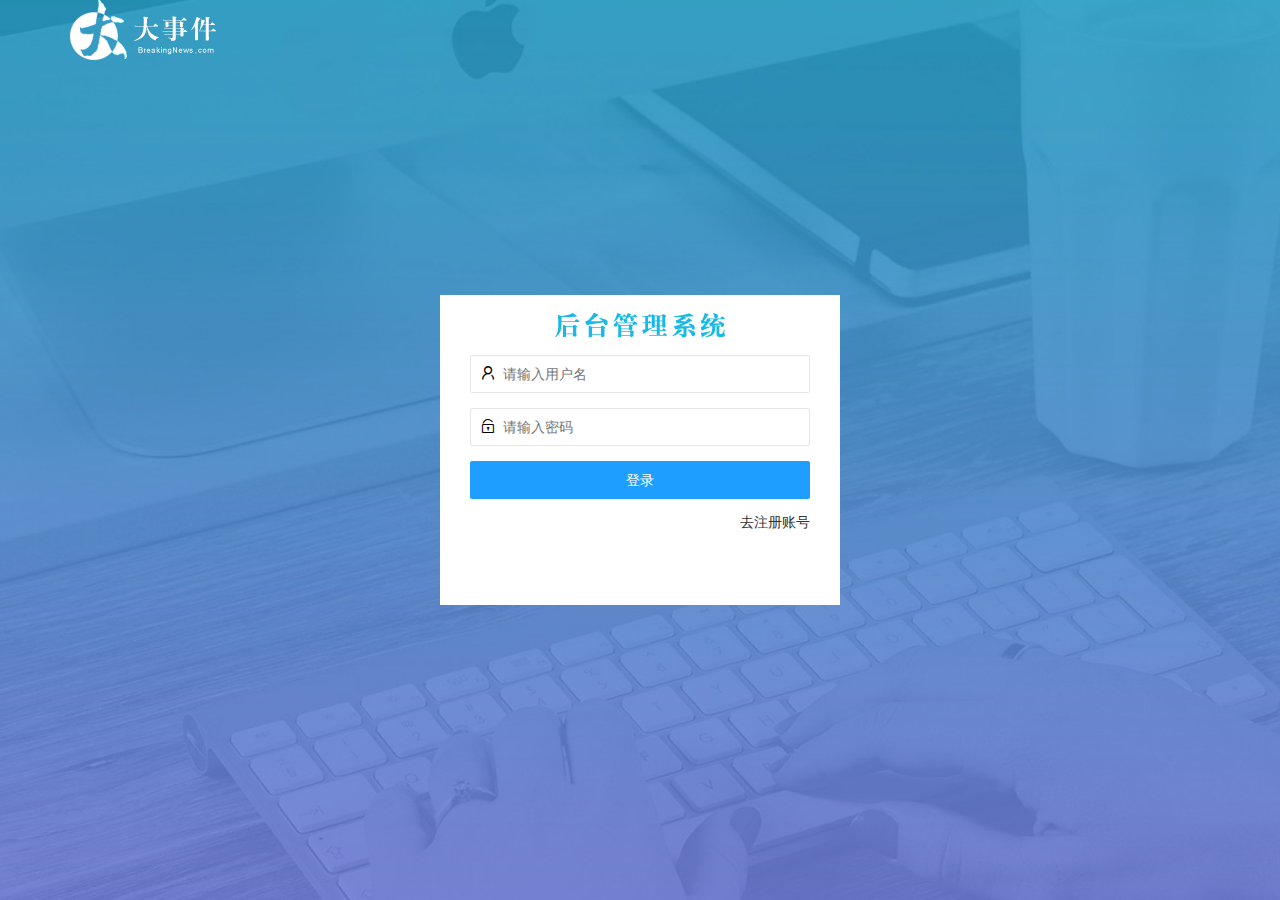
<file: login.html>
<!DOCTYPE html>
<html lang="en">
<head>
    <meta charset="UTF-8">
    <meta http-equiv="X-UA-Compatible" content="IE=edge">
    <meta name="viewport" content="width=device-width, initial-scale=1.0">
    <title>bigEvent login/register</title>
    <link rel="stylesheet" href="/assets/css/login.css">
    <link rel="stylesheet" href="/assets/lib/layui/css/layui.css">
</head>
<body>
    <!-- logo -->
    <div class="layui-main">
        <img src="/assets/images/logo.png" alt="">
    </div>

    <!-- 登录注册 -->
    <div class="loginAndRegBox">
        <div class="imgTitle"></div>

        <!-- login -->
        <div class="login">
            <!-- 登录表单 -->
            <form class="layui-form" id="form-login">
                <div class="layui-form-item">
                    <i class="layui-icon layui-icon-username"></i>
                    <input type="text" name="username" required  lay-verify="required" placeholder="请输入用户名" autocomplete="off" class="layui-input">
                </div>
                <div class="layui-form-item">
                    <i class="layui-icon layui-icon-password"></i>
                    <input type="password" name="password" required  lay-verify="required|pwd" placeholder="请输入密码" autocomplete="off" class="layui-input">
                </div>

                <div class="layui-form-item">
                      <button class="layui-btn layui-btn-fluid layui-btn-normal" lay-submit >登录</button>
                </div>
                <div class="layui-form-item links">
                    <a href="javascript:;" id="gotoReg">去注册账号</a>
                </div>
            </form>
        </div>
        <!-- reg -->
        <div class="reg">
            <!-- 注册表单 -->
            <form class="layui-form" id="form-reg">
                <div class="layui-form-item">
                    <i class="layui-icon layui-icon-username"></i>
                    <input type="text" name="username" required  lay-verify="required" placeholder="请输入用户名" autocomplete="off" class="layui-input">
                </div>
                <div class="layui-form-item">
                    <i class="layui-icon layui-icon-password"></i>
                    <input type="password" name="password" required  lay-verify="required|pwd" placeholder="请输入密码" autocomplete="off" class="layui-input">
                </div>
                <div class="layui-form-item">
                    <i class="layui-icon layui-icon-password"></i>
                    <input type="password" name="repassword" required  lay-verify="required|repwd" placeholder="确认密码 " autocomplete="off" class="layui-input">
                </div>

                <div class="layui-form-item">
                      <button class="layui-btn layui-btn-fluid layui-btn-normal" lay-submit >注册</button>
                </div>
                <div class="layui-form-item links">
                    <a href="javascript:;" id="gotoLogin">去登录账号</a>
                </div>
        </div>
    </div>
    <script src="/assets/lib/layui/layui.all.js"></script>
    <script src="/assets/lib/jquery.js"></script>
    <script src="/assets/js/baseAPI.js"></script>
    <script src="/assets/js/login.js"></script>
</body>
</html>
</file>
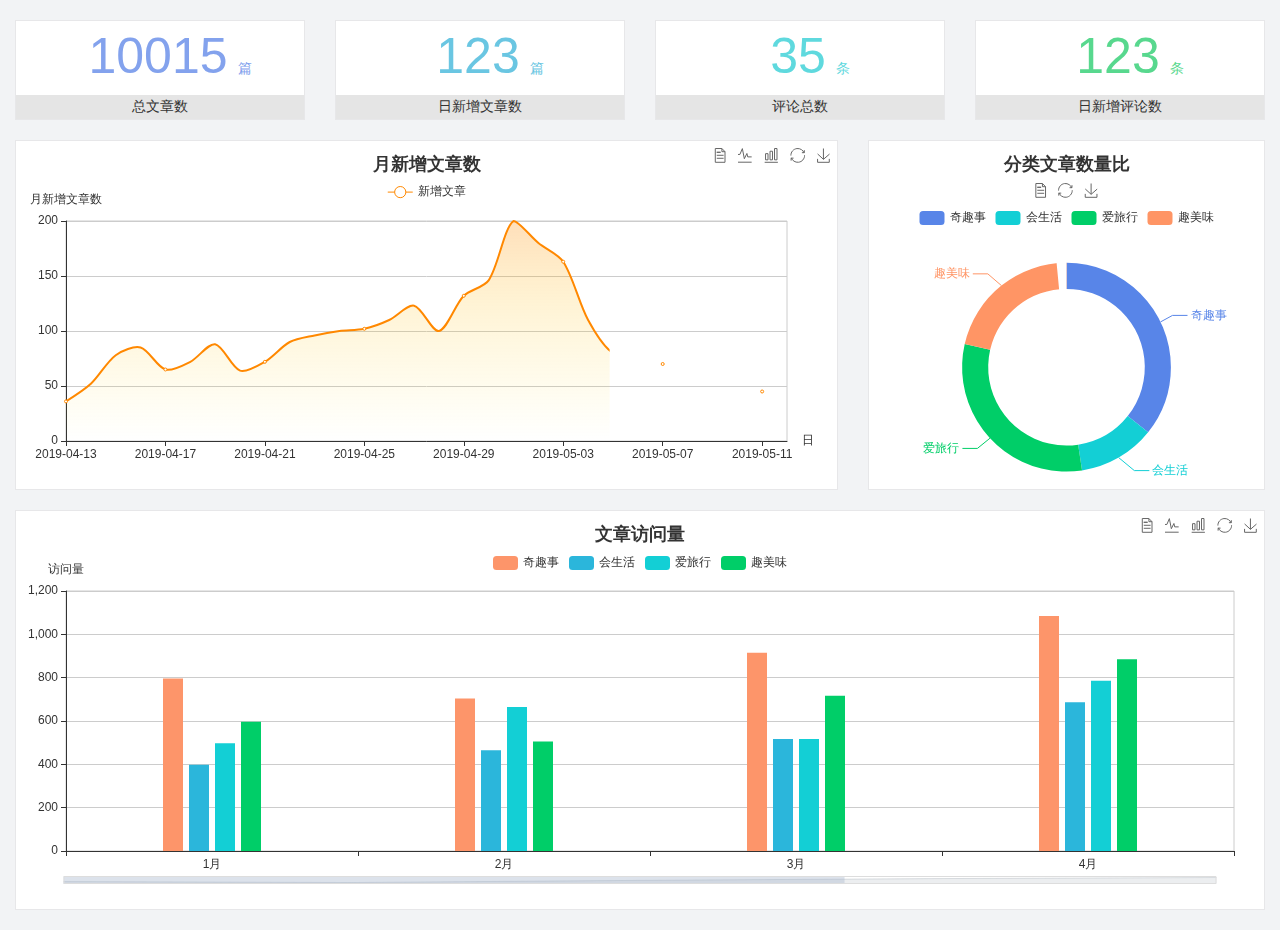
<file: home/dashboard.html>
<!DOCTYPE html>
<html lang="en">

<head>
  <meta charset="UTF-8">
  <meta name="viewport" content="width=device-width, initial-scale=1.0">
  <meta http-equiv="X-UA-Compatible" content="ie=edge">
  <title>图表统计</title>
  <link rel="stylesheet" href="../../assets/lib/bootstrap.css" />
  <link rel="stylesheet" href="../../assets/lib/main.css" />
  <script src="../../assets/lib/jquery.js"></script>
  <script type="text/javascript" src="../../assets/lib/echarts.min.js"></script>
</head>

<body>
  <div class="container-fluid">
    <div class="row spannel_list">
      <div class="col-sm-3 col-xs-6">
        <div class="spannel">
          <em>10015</em><span>篇</span>
          <b>总文章数</b>
        </div>
      </div>
      <div class="col-sm-3 col-xs-6">
        <div class="spannel scolor01">
          <em>123</em><span>篇</span>
          <b>日新增文章数</b>
        </div>
      </div>
      <div class="col-sm-3 col-xs-6">
        <div class="spannel scolor02">
          <em>35</em><span>条</span>
          <b>评论总数</b>
        </div>
      </div>
      <div class="col-sm-3 col-xs-6">
        <div class="spannel scolor03">
          <em>123</em><span>条</span>
          <b>日新增评论数</b>
        </div>
      </div>
    </div>
  </div>

  <div class="container-fluid">
    <div class="row curve-pie">
      <div class="col-lg-8 col-md-8">
        <div class="gragh_pannel" id="curve_show"></div>
      </div>
      <div class="col-lg-4 col-md-4">
        <div class="gragh_pannel" id="pie_show"></div>
      </div>
    </div>
  </div>

  <div class="container-fluid">
    <div class="column_pannel" id="column_show"></div>
  </div>

  <script>
    var oChart = echarts.init(document.getElementById('curve_show'));
    var aList_all = [
      { 'count': 36, 'date': '2019-04-13' },
      { 'count': 52, 'date': '2019-04-14' },
      { 'count': 78, 'date': '2019-04-15' },
      { 'count': 85, 'date': '2019-04-16' },
      { 'count': 65, 'date': '2019-04-17' },
      { 'count': 72, 'date': '2019-04-18' },
      { 'count': 88, 'date': '2019-04-19' },
      { 'count': 64, 'date': '2019-04-20' },
      { 'count': 72, 'date': '2019-04-21' },
      { 'count': 90, 'date': '2019-04-22' },
      { 'count': 96, 'date': '2019-04-23' },
      { 'count': 100, 'date': '2019-04-24' },
      { 'count': 102, 'date': '2019-04-25' },
      { 'count': 110, 'date': '2019-04-26' },
      { 'count': 123, 'date': '2019-04-27' },
      { 'count': 100, 'date': '2019-04-28' },
      { 'count': 132, 'date': '2019-04-29' },
      { 'count': 146, 'date': '2019-04-30' },
      { 'count': 200, 'date': '2019-05-01' },
      { 'count': 180, 'date': '2019-05-02' },
      { 'count': 163, 'date': '2019-05-03' },
      { 'count': 110, 'date': '2019-05-04' },
      { 'count': 80, 'date': '2019-05-05' },
      { 'count': 82, 'date': '2019-05-06' },
      { 'count': 70, 'date': '2019-05-07' },
      { 'count': 65, 'date': '2019-05-08' },
      { 'count': 54, 'date': '2019-05-09' },
      { 'count': 40, 'date': '2019-05-10' },
      { 'count': 45, 'date': '2019-05-11' },
      { 'count': 38, 'date': '2019-05-12' },
    ];

    let aCount = [];
    let aDate = [];

    for (var i = 0; i < aList_all.length; i++) {
      aCount.push(aList_all[i].count);
      aDate.push(aList_all[i].date);
    }

    var chartopt = {
      title: {
        text: '月新增文章数',
        left: 'center',
        top: '10'
      },
      tooltip: {
        trigger: 'axis'
      },
      legend: {
        data: ['新增文章'],
        top: '40'
      },
      toolbox: {
        show: true,
        feature: {
          mark: { show: true },
          dataView: { show: true, readOnly: false },
          magicType: { show: true, type: ['line', 'bar'] },
          restore: { show: true },
          saveAsImage: { show: true }
        }
      },
      calculable: true,
      xAxis: [
        {
          name: '日',
          type: 'category',
          boundaryGap: false,
          data: aDate
        }
      ],
      yAxis: [
        {
          name: '月新增文章数',
          type: 'value'
        }
      ],
      series: [
        {
          name: '新增文章',
          type: 'line',
          smooth: true,
          itemStyle: { normal: { areaStyle: { type: 'default' }, color: '#f80' }, lineStyle: { color: '#f80' } },
          data: aCount
        }],
      areaStyle: {
        normal: {
          color: new echarts.graphic.LinearGradient(0, 0, 0, 1, [{
            offset: 0,
            color: 'rgba(255,136,0,0.39)'
          }, {
            offset: .34,
            color: 'rgba(255,180,0,0.25)'
          }, {
            offset: 1,
            color: 'rgba(255,222,0,0.00)'
          }])

        }
      },
      grid: {
        show: true,
        x: 50,
        x2: 50,
        y: 80,
        height: 220
      }
    };

    oChart.setOption(chartopt);


    var oPie = echarts.init(document.getElementById('pie_show'));
    var oPieopt =
    {
      title: {
        top: 10,
        text: '分类文章数量比',
        x: 'center'
      },
      tooltip: {
        trigger: 'item',
        formatter: "{a} <br/>{b} : {c} ({d}%)"
      },
      color: ['#5885e8', '#13cfd5', '#00ce68', '#ff9565'],
      legend: {
        x: 'center',
        top: 65,
        data: ['奇趣事', '会生活', '爱旅行', '趣美味']
      },
      toolbox: {
        show: true,
        x: 'center',
        top: 35,
        feature: {
          mark: { show: true },
          dataView: { show: true, readOnly: false },
          magicType: {
            show: true,
            type: ['pie', 'funnel'],
            option: {
              funnel: {
                x: '25%',
                width: '50%',
                funnelAlign: 'left',
                max: 1548
              }
            }
          },
          restore: { show: true },
          saveAsImage: { show: true }
        }
      },
      calculable: true,
      series: [
        {
          name: '访问来源',
          type: 'pie',
          radius: ['45%', '60%'],
          center: ['50%', '65%'],
          data: [
            { value: 300, name: '奇趣事' },
            { value: 100, name: '会生活' },
            { value: 260, name: '爱旅行' },
            { value: 180, name: '趣美味' }
          ]
        }
      ]
    };
    oPie.setOption(oPieopt);



    var oColumn = this.echarts.init(document.getElementById('column_show'));
    var oColumnopt =
    {
      title: {
        text: '文章访问量',
        left: 'center',
        top: '10'
      },
      tooltip: {
        trigger: 'axis'
      },
      legend: {
        data: ['奇趣事', '会生活', '爱旅行', '趣美味'],
        top: '40'
      },
      toolbox: {
        show: true,
        feature: {
          mark: { show: true },
          dataView: { show: true, readOnly: false },
          magicType: { show: true, type: ['line', 'bar'] },
          restore: { show: true },
          saveAsImage: { show: true }
        }
      },
      calculable: true,
      xAxis: [
        {
          type: 'category',
          data: ['1月', '2月', '3月', '4月', '5月']
        }
      ],
      yAxis: [
        {
          name: '访问量',
          type: 'value'
        }
      ],
      series: [
        {
          name: '奇趣事',
          type: 'bar',
          barWidth: 20,
          itemStyle: {
            normal: { areaStyle: { type: 'default' }, color: '#fd956a' }
          },
          data: [800, 708, 920, 1090, 1200]
        },
        {
          name: '会生活',
          type: 'bar',
          barWidth: 20,
          itemStyle: {
            normal: { areaStyle: { type: 'default' }, color: '#2bb6db' }
          },
          data: [400, 468, 520, 690, 800]
        },
        {
          name: '爱旅行',
          type: 'bar',
          barWidth: 20,
          itemStyle: {
            normal: { areaStyle: { type: 'default' }, color: '#13cfd5' }
          },
          data: [500, 668, 520, 790, 900]
        },
        {
          name: '趣美味',
          type: 'bar',
          barWidth: 20,
          itemStyle: {
            normal: { areaStyle: { type: 'default' }, color: '#00ce68' }
          },
          data: [600, 508, 720, 890, 1000]
        }
      ],
      grid: {
        show: true,
        x: 50,
        x2: 30,
        y: 80,
        height: 260
      },
      dataZoom: [//给x轴设置滚动条
        {
          start: 0,//默认为0
          end: 100 - 1000 / 31,//默认为100
          type: 'slider',
          show: true,
          xAxisIndex: [0],
          handleSize: 0,//滑动条的 左右2个滑动条的大小
          height: 8,//组件高度
          left: 45, //左边的距离
          right: 50,//右边的距离
          bottom: 26,//右边的距离
          handleColor: '#ddd',//h滑动图标的颜色
          handleStyle: {
            borderColor: "#cacaca",
            borderWidth: "1",
            shadowBlur: 2,
            background: "#ddd",
            shadowColor: "#ddd",
          }
        }]
    };
    oColumn.setOption(oColumnopt);
  </script>
</body>

</html>
</file>
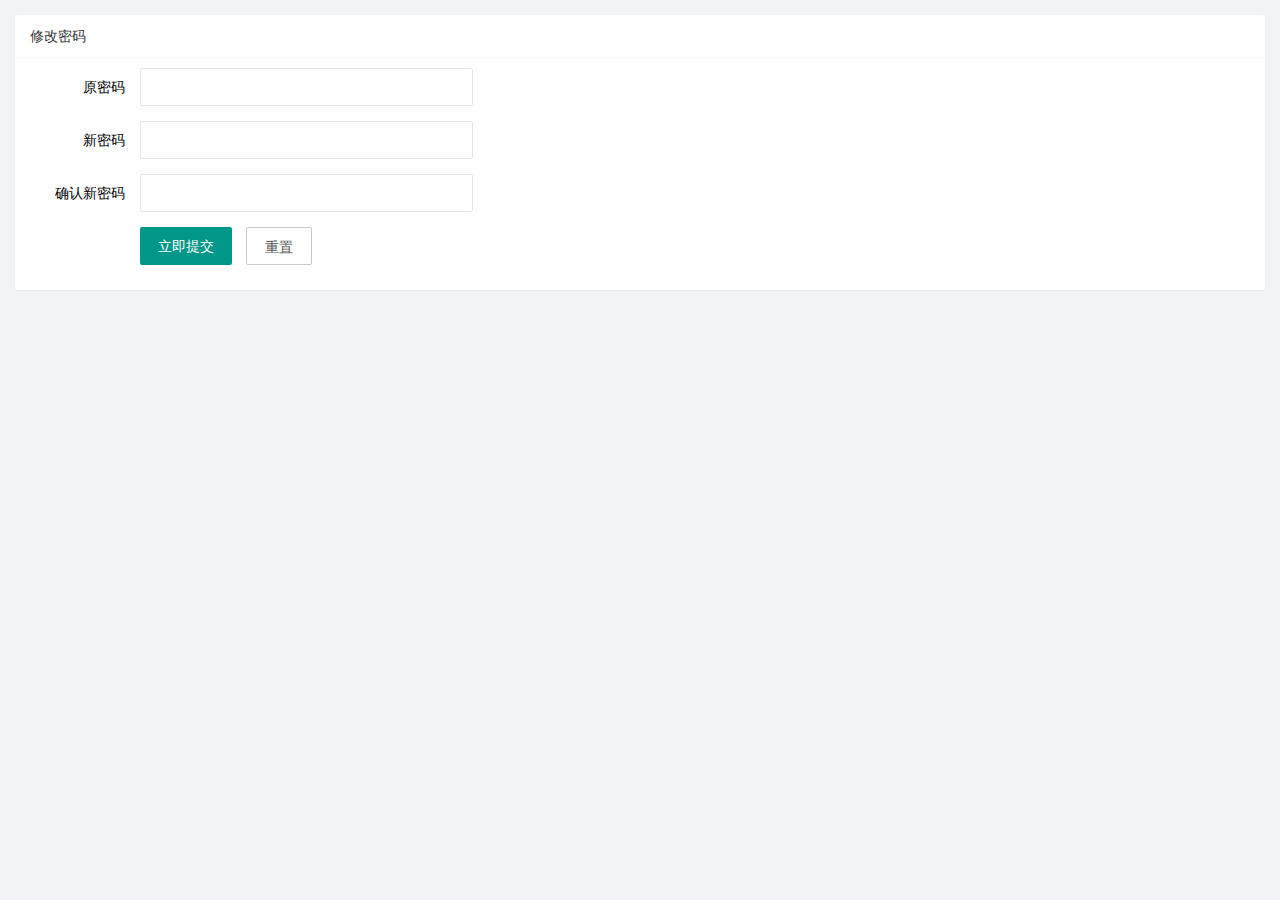
<file: user/resetPw.html>
<!DOCTYPE html>
<html lang="en">
<head>
    <meta charset="UTF-8">
    <meta http-equiv="X-UA-Compatible" content="IE=edge">
    <meta name="viewport" content="width=device-width, initial-scale=1.0">
    <title>Document</title>
    <link rel="stylesheet" href="/assets/lib/layui/css/layui.css">
    <link rel="stylesheet" href="/assets/css/resetPw.css">
</head>
<body>
    <div class="layui-card">
        <div class="layui-card-header">修改密码</div>
        <div class="layui-card-body">
            <form class="layui-form" action="">
                <div class="layui-form-item">
                  <label class="layui-form-label">原密码</label>
                  <div class="layui-input-block">
                    <input type="password" name="oldPwd" required  lay-verify="required|pwd" placeholder="" autocomplete="off" class="layui-input">
                  </div>
                </div>
                <div class="layui-form-item">
                  <label class="layui-form-label">新密码</label>
                  <div class="layui-input-block">
                    <input type="password" name="newPwd" required  lay-verify="required|pwd|newOldPw" placeholder="" autocomplete="off" class="layui-input">
                  </div>
                </div>
                <div class="layui-form-item">
                  <label class="layui-form-label">确认新密码</label>
                  <div class="layui-input-block">
                    <input type="password" name="rePwd" required  lay-verify="required|pwd|samePwd" placeholder="" autocomplete="off" class="layui-input">
                  </div>
                </div>

                <div class="layui-form-item">
                    <div class="layui-input-block">
                      <button class="layui-btn" lay-submit lay-filter="formDemo">立即提交</button>
                      <button type="reset" class="layui-btn layui-btn-primary">重置</button>
                    </div>
                  </div>
            </form>
        </div>
      </div>

      <script src="/assets/lib/layui/layui.all.js"></script>
      <script src="/assets/lib/jquery.js"></script>
      <script src="/assets/js/baseAPI.js"></script>
      <script src="/assets/js/resetPw.js"></script>
</body>
</html>
</file>
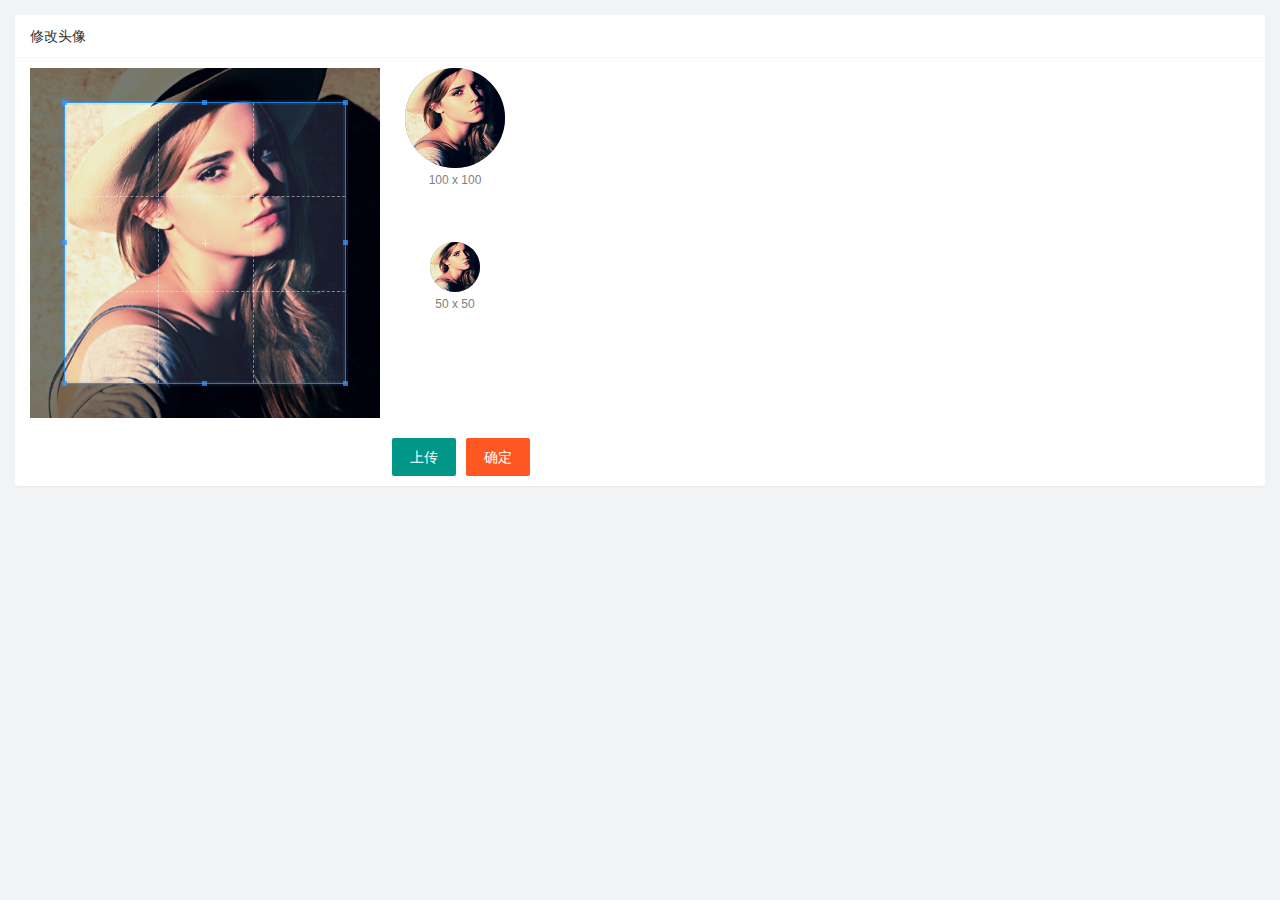
<file: user/userAvatar.html>
<!DOCTYPE html>
<html lang="en">

<head>
    <meta charset="UTF-8">
    <meta http-equiv="X-UA-Compatible" content="IE=edge">
    <meta name="viewport" content="width=device-width, initial-scale=1.0">
    <title>Document</title>
    <link rel="stylesheet" href="/assets/lib/layui/css/layui.css">
    <link rel="stylesheet" href="/assets/lib/cropper/cropper.css">
    <link rel="stylesheet" href="/assets/css/userAvatar.css">
</head>

<body>

    <div class="layui-card">
        <div class="layui-card-header">修改头像</div>
        <div class="layui-card-body">
            <!-- 第一行的图片裁剪和预览区域 -->
            <div class="row1">
                <!-- 图片裁剪区域 -->
                <div class="cropper-box">
                    <!-- 这个 img 标签很重要，将来会把它初始化为裁剪区域 -->
                    <img id="image" src="/assets/images/sample.jpg" />
                </div>
                <!-- 图片的预览区域 -->
                <div class="preview-box">
                    <div>
                        <!-- 宽高为 100px 的预览区域 -->
                        <div class="img-preview w100"></div>
                        <p class="size">100 x 100</p>
                    </div>
                    <div>
                        <!-- 宽高为 50px 的预览区域 -->
                        <div class="img-preview w50"></div>
                        <p class="size">50 x 50</p>
                    </div>
                </div>
            </div>
            <!-- 第二行的按钮区域 -->
            <div class="row2">
                <input type="file" id="file" accept="image/png,image/jpeg">
                <button type="button" class="layui-btn" id="upload">上传</button>
                <button type="button" class="layui-btn layui-btn-danger" id="btnUpload">确定</button>
            </div>
        </div>
    </div>

    <script src="/assets/lib/layui/layui.all.js"></script>
    <script src="/assets/lib/jquery.js"></script>
    <script src="/assets/lib/cropper/Cropper.js"></script>
    <script src="/assets/lib/cropper/jquery-cropper.js"></script>
    <script src="/assets/js/baseAPI.js"></script>
    <script src="/assets/js/userAvatar.js"></script>
</body>

</html>
</file>
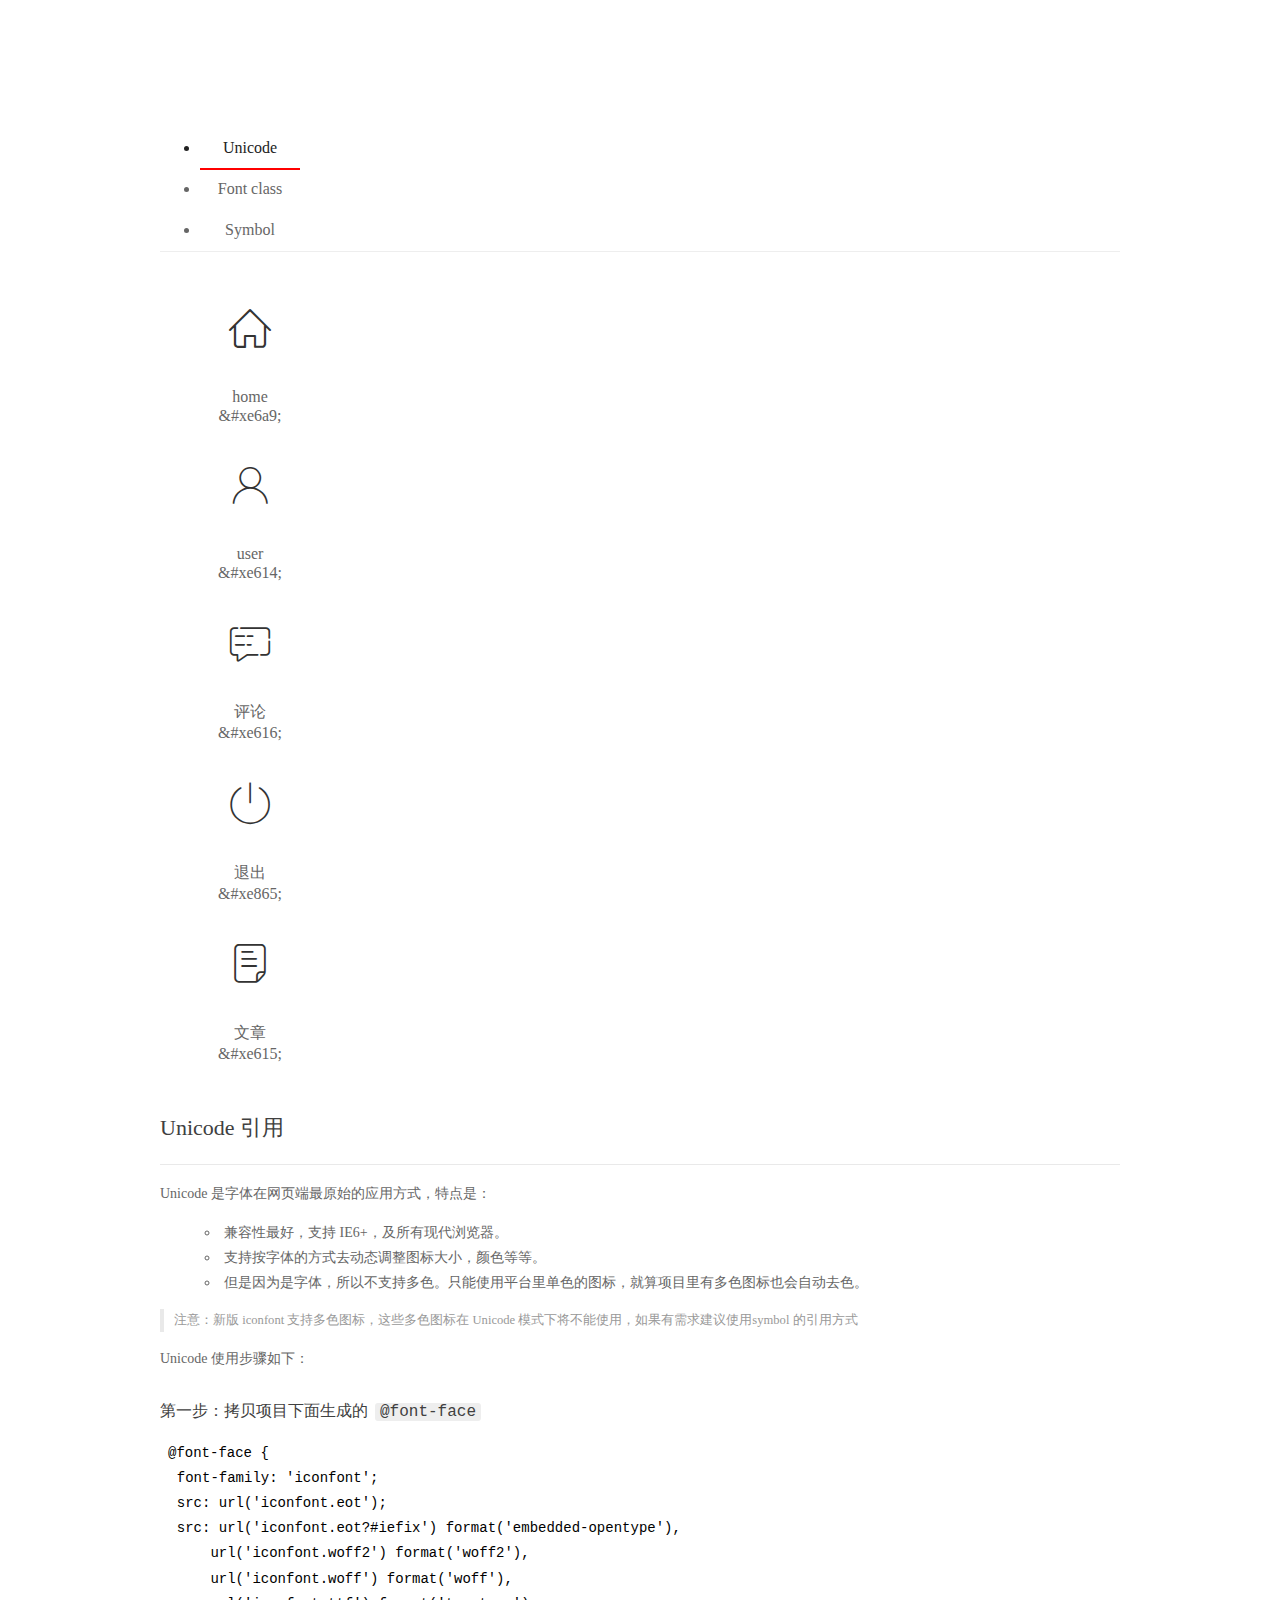
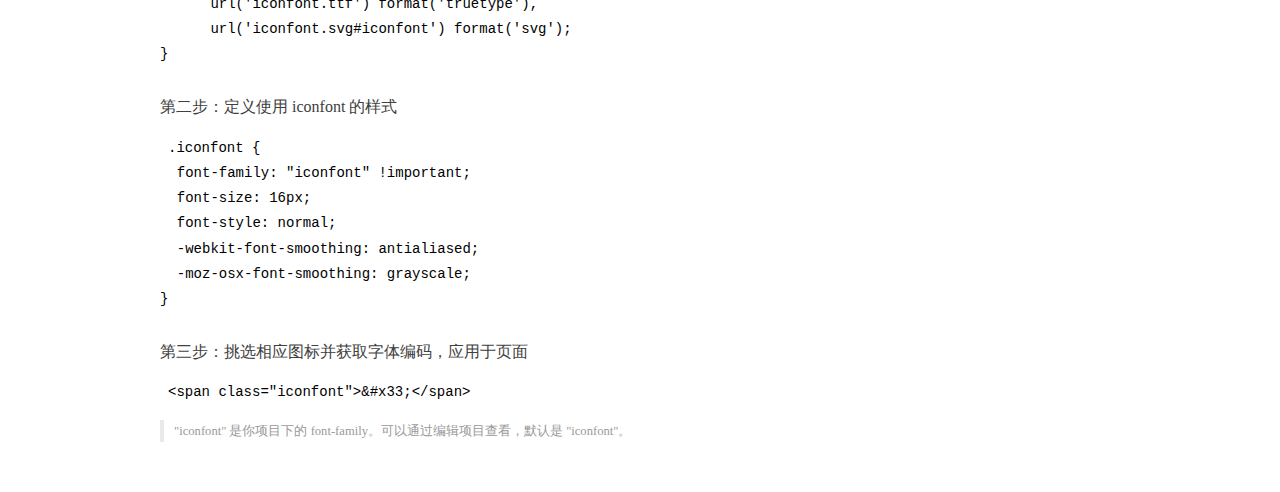
<file: assets/fonts/demo_index.html>
<!DOCTYPE html>
<html>
<head>
  <meta charset="utf-8"/>
  <title>IconFont Demo</title>
  <link rel="shortcut icon" href="https://gtms04.alicdn.com/tps/i4/TB1_oz6GVXXXXaFXpXXJDFnIXXX-64-64.ico" type="image/x-icon"/>
  <link rel="stylesheet" href="https://g.alicdn.com/thx/cube/1.3.2/cube.min.css">
  <link rel="stylesheet" href="demo.css">
  <link rel="stylesheet" href="iconfont.css">
  <script src="iconfont.js"></script>
  <!-- jQuery -->
  <script src="https://a1.alicdn.com/oss/uploads/2018/12/26/7bfddb60-08e8-11e9-9b04-53e73bb6408b.js"></script>
  <!-- 代码高亮 -->
  <script src="https://a1.alicdn.com/oss/uploads/2018/12/26/a3f714d0-08e6-11e9-8a15-ebf944d7534c.js"></script>
</head>
<body>
  <div class="main">
    <h1 class="logo"><a href="https://www.iconfont.cn/" title="iconfont 首页" target="_blank">&#xe86b;</a></h1>
    <div class="nav-tabs">
      <ul id="tabs" class="dib-box">
        <li class="dib active"><span>Unicode</span></li>
        <li class="dib"><span>Font class</span></li>
        <li class="dib"><span>Symbol</span></li>
      </ul>
      
    </div>
    <div class="tab-container">
      <div class="content unicode" style="display: block;">
          <ul class="icon_lists dib-box">
          
            <li class="dib">
              <span class="icon iconfont">&#xe6a9;</span>
                <div class="name">home</div>
                <div class="code-name">&amp;#xe6a9;</div>
              </li>
          
            <li class="dib">
              <span class="icon iconfont">&#xe614;</span>
                <div class="name">user</div>
                <div class="code-name">&amp;#xe614;</div>
              </li>
          
            <li class="dib">
              <span class="icon iconfont">&#xe616;</span>
                <div class="name">评论</div>
                <div class="code-name">&amp;#xe616;</div>
              </li>
          
            <li class="dib">
              <span class="icon iconfont">&#xe865;</span>
                <div class="name">退出</div>
                <div class="code-name">&amp;#xe865;</div>
              </li>
          
            <li class="dib">
              <span class="icon iconfont">&#xe615;</span>
                <div class="name">文章</div>
                <div class="code-name">&amp;#xe615;</div>
              </li>
          
          </ul>
          <div class="article markdown">
          <h2 id="unicode-">Unicode 引用</h2>
          <hr>

          <p>Unicode 是字体在网页端最原始的应用方式，特点是：</p>
          <ul>
            <li>兼容性最好，支持 IE6+，及所有现代浏览器。</li>
            <li>支持按字体的方式去动态调整图标大小，颜色等等。</li>
            <li>但是因为是字体，所以不支持多色。只能使用平台里单色的图标，就算项目里有多色图标也会自动去色。</li>
          </ul>
          <blockquote>
            <p>注意：新版 iconfont 支持多色图标，这些多色图标在 Unicode 模式下将不能使用，如果有需求建议使用symbol 的引用方式</p>
          </blockquote>
          <p>Unicode 使用步骤如下：</p>
          <h3 id="-font-face">第一步：拷贝项目下面生成的 <code>@font-face</code></h3>
<pre><code class="language-css"
>@font-face {
  font-family: 'iconfont';
  src: url('iconfont.eot');
  src: url('iconfont.eot?#iefix') format('embedded-opentype'),
      url('iconfont.woff2') format('woff2'),
      url('iconfont.woff') format('woff'),
      url('iconfont.ttf') format('truetype'),
      url('iconfont.svg#iconfont') format('svg');
}
</code></pre>
          <h3 id="-iconfont-">第二步：定义使用 iconfont 的样式</h3>
<pre><code class="language-css"
>.iconfont {
  font-family: "iconfont" !important;
  font-size: 16px;
  font-style: normal;
  -webkit-font-smoothing: antialiased;
  -moz-osx-font-smoothing: grayscale;
}
</code></pre>
          <h3 id="-">第三步：挑选相应图标并获取字体编码，应用于页面</h3>
<pre>
<code class="language-html"
>&lt;span class="iconfont"&gt;&amp;#x33;&lt;/span&gt;
</code></pre>
          <blockquote>
            <p>"iconfont" 是你项目下的 font-family。可以通过编辑项目查看，默认是 "iconfont"。</p>
          </blockquote>
          </div>
      </div>
      <div class="content font-class">
        <ul class="icon_lists dib-box">
          
          <li class="dib">
            <span class="icon iconfont icon-home"></span>
            <div class="name">
              home
            </div>
            <div class="code-name">.icon-home
            </div>
          </li>
          
          <li class="dib">
            <span class="icon iconfont icon-user"></span>
            <div class="name">
              user
            </div>
            <div class="code-name">.icon-user
            </div>
          </li>
          
          <li class="dib">
            <span class="icon iconfont icon-pinglun"></span>
            <div class="name">
              评论
            </div>
            <div class="code-name">.icon-pinglun
            </div>
          </li>
          
          <li class="dib">
            <span class="icon iconfont icon-tuichu"></span>
            <div class="name">
              退出
            </div>
            <div class="code-name">.icon-tuichu
            </div>
          </li>
          
          <li class="dib">
            <span class="icon iconfont icon-16"></span>
            <div class="name">
              文章
            </div>
            <div class="code-name">.icon-16
            </div>
          </li>
          
        </ul>
        <div class="article markdown">
        <h2 id="font-class-">font-class 引用</h2>
        <hr>

        <p>font-class 是 Unicode 使用方式的一种变种，主要是解决 Unicode 书写不直观，语意不明确的问题。</p>
        <p>与 Unicode 使用方式相比，具有如下特点：</p>
        <ul>
          <li>兼容性良好，支持 IE8+，及所有现代浏览器。</li>
          <li>相比于 Unicode 语意明确，书写更直观。可以很容易分辨这个 icon 是什么。</li>
          <li>因为使用 class 来定义图标，所以当要替换图标时，只需要修改 class 里面的 Unicode 引用。</li>
          <li>不过因为本质上还是使用的字体，所以多色图标还是不支持的。</li>
        </ul>
        <p>使用步骤如下：</p>
        <h3 id="-fontclass-">第一步：引入项目下面生成的 fontclass 代码：</h3>
<pre><code class="language-html">&lt;link rel="stylesheet" href="./iconfont.css"&gt;
</code></pre>
        <h3 id="-">第二步：挑选相应图标并获取类名，应用于页面：</h3>
<pre><code class="language-html">&lt;span class="iconfont icon-xxx"&gt;&lt;/span&gt;
</code></pre>
        <blockquote>
          <p>"
            iconfont" 是你项目下的 font-family。可以通过编辑项目查看，默认是 "iconfont"。</p>
        </blockquote>
      </div>
      </div>
      <div class="content symbol">
          <ul class="icon_lists dib-box">
          
            <li class="dib">
                <svg class="icon svg-icon" aria-hidden="true">
                  <use xlink:href="#icon-home"></use>
                </svg>
                <div class="name">home</div>
                <div class="code-name">#icon-home</div>
            </li>
          
            <li class="dib">
                <svg class="icon svg-icon" aria-hidden="true">
                  <use xlink:href="#icon-user"></use>
                </svg>
                <div class="name">user</div>
                <div class="code-name">#icon-user</div>
            </li>
          
            <li class="dib">
                <svg class="icon svg-icon" aria-hidden="true">
                  <use xlink:href="#icon-pinglun"></use>
                </svg>
                <div class="name">评论</div>
                <div class="code-name">#icon-pinglun</div>
            </li>
          
            <li class="dib">
                <svg class="icon svg-icon" aria-hidden="true">
                  <use xlink:href="#icon-tuichu"></use>
                </svg>
                <div class="name">退出</div>
                <div class="code-name">#icon-tuichu</div>
            </li>
          
            <li class="dib">
                <svg class="icon svg-icon" aria-hidden="true">
                  <use xlink:href="#icon-16"></use>
                </svg>
                <div class="name">文章</div>
                <div class="code-name">#icon-16</div>
            </li>
          
          </ul>
          <div class="article markdown">
          <h2 id="symbol-">Symbol 引用</h2>
          <hr>

          <p>这是一种全新的使用方式，应该说这才是未来的主流，也是平台目前推荐的用法。相关介绍可以参考这篇<a href="">文章</a>
            这种用法其实是做了一个 SVG 的集合，与另外两种相比具有如下特点：</p>
          <ul>
            <li>支持多色图标了，不再受单色限制。</li>
            <li>通过一些技巧，支持像字体那样，通过 <code>font-size</code>, <code>color</code> 来调整样式。</li>
            <li>兼容性较差，支持 IE9+，及现代浏览器。</li>
            <li>浏览器渲染 SVG 的性能一般，还不如 png。</li>
          </ul>
          <p>使用步骤如下：</p>
          <h3 id="-symbol-">第一步：引入项目下面生成的 symbol 代码：</h3>
<pre><code class="language-html">&lt;script src="./iconfont.js"&gt;&lt;/script&gt;
</code></pre>
          <h3 id="-css-">第二步：加入通用 CSS 代码（引入一次就行）：</h3>
<pre><code class="language-html">&lt;style&gt;
.icon {
  width: 1em;
  height: 1em;
  vertical-align: -0.15em;
  fill: currentColor;
  overflow: hidden;
}
&lt;/style&gt;
</code></pre>
          <h3 id="-">第三步：挑选相应图标并获取类名，应用于页面：</h3>
<pre><code class="language-html">&lt;svg class="icon" aria-hidden="true"&gt;
  &lt;use xlink:href="#icon-xxx"&gt;&lt;/use&gt;
&lt;/svg&gt;
</code></pre>
          </div>
      </div>

    </div>
  </div>
  <script>
  $(document).ready(function () {
      $('.tab-container .content:first').show()

      $('#tabs li').click(function (e) {
        var tabContent = $('.tab-container .content')
        var index = $(this).index()

        if ($(this).hasClass('active')) {
          return
        } else {
          $('#tabs li').removeClass('active')
          $(this).addClass('active')

          tabContent.hide().eq(index).fadeIn()
        }
      })
    })
  </script>
</body>
</html>
</file>
<file: assets/css/login.css>
html,body{
    margin: 0;
    padding: 0;
    height: 100%;
    width: 100%;
    background: url("/assets/images/login_bg.jpg")  no-repeat center;
    background-size: cover;
}
.loginAndRegBox{
    width: 400px;
    height: 310px;
    background-color: white;
    position: absolute;
    top: 50%;
    left: 50%;
    transform: translate(-50%,-50%);   
}
.imgTitle{
    background:url('/assets/images/login_title.png') center no-repeat;
    height: 60px;
}
.reg{
    display: none;
}

.layui-form{
    padding: 0 30px;
}
.links{
    display: flex;
    justify-content: flex-end;
}
.layui-form-item{
    position: relative;
}
.layui-icon{
    position: absolute;
    left: 10px;
    top: 10px;
}
.layui-form-item .layui-input{
    padding-left: 32px;
}
</file>
<file: assets/lib/layui/css/layui.css>
/** layui-v2.5.5 MIT License By https://www.layui.com */
 .layui-inline,img{display:inline-block;vertical-align:middle}h1,h2,h3,h4,h5,h6{font-weight:400}.layui-edge,.layui-header,.layui-inline,.layui-main{position:relative}.layui-body,.layui-edge,.layui-elip{overflow:hidden}.layui-btn,.layui-edge,.layui-inline,img{vertical-align:middle}.layui-btn,.layui-disabled,.layui-icon,.layui-unselect{-moz-user-select:none;-webkit-user-select:none;-ms-user-select:none}.layui-elip,.layui-form-checkbox span,.layui-form-pane .layui-form-label{text-overflow:ellipsis;white-space:nowrap}.layui-breadcrumb,.layui-tree-btnGroup{visibility:hidden}blockquote,body,button,dd,div,dl,dt,form,h1,h2,h3,h4,h5,h6,input,li,ol,p,pre,td,textarea,th,ul{margin:0;padding:0;-webkit-tap-highlight-color:rgba(0,0,0,0)}a:active,a:hover{outline:0}img{border:none}li{list-style:none}table{border-collapse:collapse;border-spacing:0}h4,h5,h6{font-size:100%}button,input,optgroup,option,select,textarea{font-family:inherit;font-size:inherit;font-style:inherit;font-weight:inherit;outline:0}pre{white-space:pre-wrap;white-space:-moz-pre-wrap;white-space:-pre-wrap;white-space:-o-pre-wrap;word-wrap:break-word}body{line-height:24px;font:14px Helvetica Neue,Helvetica,PingFang SC,Tahoma,Arial,sans-serif}hr{height:1px;margin:10px 0;border:0;clear:both}a{color:#333;text-decoration:none}a:hover{color:#777}a cite{font-style:normal;*cursor:pointer}.layui-border-box,.layui-border-box *{box-sizing:border-box}.layui-box,.layui-box *{box-sizing:content-box}.layui-clear{clear:both;*zoom:1}.layui-clear:after{content:'\20';clear:both;*zoom:1;display:block;height:0}.layui-inline{*display:inline;*zoom:1}.layui-edge{display:inline-block;width:0;height:0;border-width:6px;border-style:dashed;border-color:transparent}.layui-edge-top{top:-4px;border-bottom-color:#999;border-bottom-style:solid}.layui-edge-right{border-left-color:#999;border-left-style:solid}.layui-edge-bottom{top:2px;border-top-color:#999;border-top-style:solid}.layui-edge-left{border-right-color:#999;border-right-style:solid}.layui-disabled,.layui-disabled:hover{color:#d2d2d2!important;cursor:not-allowed!important}.layui-circle{border-radius:100%}.layui-show{display:block!important}.layui-hide{display:none!important}@font-face{font-family:layui-icon;src:url(../font/iconfont.eot?v=250);src:url(../font/iconfont.eot?v=250#iefix) format('embedded-opentype'),url(../font/iconfont.woff2?v=250) format('woff2'),url(../font/iconfont.woff?v=250) format('woff'),url(../font/iconfont.ttf?v=250) format('truetype'),url(../font/iconfont.svg?v=250#layui-icon) format('svg')}.layui-icon{font-family:layui-icon!important;font-size:16px;font-style:normal;-webkit-font-smoothing:antialiased;-moz-osx-font-smoothing:grayscale}.layui-icon-reply-fill:before{content:"\e611"}.layui-icon-set-fill:before{content:"\e614"}.layui-icon-menu-fill:before{content:"\e60f"}.layui-icon-search:before{content:"\e615"}.layui-icon-share:before{content:"\e641"}.layui-icon-set-sm:before{content:"\e620"}.layui-icon-engine:before{content:"\e628"}.layui-icon-close:before{content:"\1006"}.layui-icon-close-fill:before{content:"\1007"}.layui-icon-chart-screen:before{content:"\e629"}.layui-icon-star:before{content:"\e600"}.layui-icon-circle-dot:before{content:"\e617"}.layui-icon-chat:before{content:"\e606"}.layui-icon-release:before{content:"\e609"}.layui-icon-list:before{content:"\e60a"}.layui-icon-chart:before{content:"\e62c"}.layui-icon-ok-circle:before{content:"\1005"}.layui-icon-layim-theme:before{content:"\e61b"}.layui-icon-table:before{content:"\e62d"}.layui-icon-right:before{content:"\e602"}.layui-icon-left:before{content:"\e603"}.layui-icon-cart-simple:before{content:"\e698"}.layui-icon-face-cry:before{content:"\e69c"}.layui-icon-face-smile:before{content:"\e6af"}.layui-icon-survey:before{content:"\e6b2"}.layui-icon-tree:before{content:"\e62e"}.layui-icon-upload-circle:before{content:"\e62f"}.layui-icon-add-circle:before{content:"\e61f"}.layui-icon-download-circle:before{content:"\e601"}.layui-icon-templeate-1:before{content:"\e630"}.layui-icon-util:before{content:"\e631"}.layui-icon-face-surprised:before{content:"\e664"}.layui-icon-edit:before{content:"\e642"}.layui-icon-speaker:before{content:"\e645"}.layui-icon-down:before{content:"\e61a"}.layui-icon-file:before{content:"\e621"}.layui-icon-layouts:before{content:"\e632"}.layui-icon-rate-half:before{content:"\e6c9"}.layui-icon-add-circle-fine:before{content:"\e608"}.layui-icon-prev-circle:before{content:"\e633"}.layui-icon-read:before{content:"\e705"}.layui-icon-404:before{content:"\e61c"}.layui-icon-carousel:before{content:"\e634"}.layui-icon-help:before{content:"\e607"}.layui-icon-code-circle:before{content:"\e635"}.layui-icon-water:before{content:"\e636"}.layui-icon-username:before{content:"\e66f"}.layui-icon-find-fill:before{content:"\e670"}.layui-icon-about:before{content:"\e60b"}.layui-icon-location:before{content:"\e715"}.layui-icon-up:before{content:"\e619"}.layui-icon-pause:before{content:"\e651"}.layui-icon-date:before{content:"\e637"}.layui-icon-layim-uploadfile:before{content:"\e61d"}.layui-icon-delete:before{content:"\e640"}.layui-icon-play:before{content:"\e652"}.layui-icon-top:before{content:"\e604"}.layui-icon-friends:before{content:"\e612"}.layui-icon-refresh-3:before{content:"\e9aa"}.layui-icon-ok:before{content:"\e605"}.layui-icon-layer:before{content:"\e638"}.layui-icon-face-smile-fine:before{content:"\e60c"}.layui-icon-dollar:before{content:"\e659"}.layui-icon-group:before{content:"\e613"}.layui-icon-layim-download:before{content:"\e61e"}.layui-icon-picture-fine:before{content:"\e60d"}.layui-icon-link:before{content:"\e64c"}.layui-icon-diamond:before{content:"\e735"}.layui-icon-log:before{content:"\e60e"}.layui-icon-rate-solid:before{content:"\e67a"}.layui-icon-fonts-del:before{content:"\e64f"}.layui-icon-unlink:before{content:"\e64d"}.layui-icon-fonts-clear:before{content:"\e639"}.layui-icon-triangle-r:before{content:"\e623"}.layui-icon-circle:before{content:"\e63f"}.layui-icon-radio:before{content:"\e643"}.layui-icon-align-center:before{content:"\e647"}.layui-icon-align-right:before{content:"\e648"}.layui-icon-align-left:before{content:"\e649"}.layui-icon-loading-1:before{content:"\e63e"}.layui-icon-return:before{content:"\e65c"}.layui-icon-fonts-strong:before{content:"\e62b"}.layui-icon-upload:before{content:"\e67c"}.layui-icon-dialogue:before{content:"\e63a"}.layui-icon-video:before{content:"\e6ed"}.layui-icon-headset:before{content:"\e6fc"}.layui-icon-cellphone-fine:before{content:"\e63b"}.layui-icon-add-1:before{content:"\e654"}.layui-icon-face-smile-b:before{content:"\e650"}.layui-icon-fonts-html:before{content:"\e64b"}.layui-icon-form:before{content:"\e63c"}.layui-icon-cart:before{content:"\e657"}.layui-icon-camera-fill:before{content:"\e65d"}.layui-icon-tabs:before{content:"\e62a"}.layui-icon-fonts-code:before{content:"\e64e"}.layui-icon-fire:before{content:"\e756"}.layui-icon-set:before{content:"\e716"}.layui-icon-fonts-u:before{content:"\e646"}.layui-icon-triangle-d:before{content:"\e625"}.layui-icon-tips:before{content:"\e702"}.layui-icon-picture:before{content:"\e64a"}.layui-icon-more-vertical:before{content:"\e671"}.layui-icon-flag:before{content:"\e66c"}.layui-icon-loading:before{content:"\e63d"}.layui-icon-fonts-i:before{content:"\e644"}.layui-icon-refresh-1:before{content:"\e666"}.layui-icon-rmb:before{content:"\e65e"}.layui-icon-home:before{content:"\e68e"}.layui-icon-user:before{content:"\e770"}.layui-icon-notice:before{content:"\e667"}.layui-icon-login-weibo:before{content:"\e675"}.layui-icon-voice:before{content:"\e688"}.layui-icon-upload-drag:before{content:"\e681"}.layui-icon-login-qq:before{content:"\e676"}.layui-icon-snowflake:before{content:"\e6b1"}.layui-icon-file-b:before{content:"\e655"}.layui-icon-template:before{content:"\e663"}.layui-icon-auz:before{content:"\e672"}.layui-icon-console:before{content:"\e665"}.layui-icon-app:before{content:"\e653"}.layui-icon-prev:before{content:"\e65a"}.layui-icon-website:before{content:"\e7ae"}.layui-icon-next:before{content:"\e65b"}.layui-icon-component:before{content:"\e857"}.layui-icon-more:before{content:"\e65f"}.layui-icon-login-wechat:before{content:"\e677"}.layui-icon-shrink-right:before{content:"\e668"}.layui-icon-spread-left:before{content:"\e66b"}.layui-icon-camera:before{content:"\e660"}.layui-icon-note:before{content:"\e66e"}.layui-icon-refresh:before{content:"\e669"}.layui-icon-female:before{content:"\e661"}.layui-icon-male:before{content:"\e662"}.layui-icon-password:before{content:"\e673"}.layui-icon-senior:before{content:"\e674"}.layui-icon-theme:before{content:"\e66a"}.layui-icon-tread:before{content:"\e6c5"}.layui-icon-praise:before{content:"\e6c6"}.layui-icon-star-fill:before{content:"\e658"}.layui-icon-rate:before{content:"\e67b"}.layui-icon-template-1:before{content:"\e656"}.layui-icon-vercode:before{content:"\e679"}.layui-icon-cellphone:before{content:"\e678"}.layui-icon-screen-full:before{content:"\e622"}.layui-icon-screen-restore:before{content:"\e758"}.layui-icon-cols:before{content:"\e610"}.layui-icon-export:before{content:"\e67d"}.layui-icon-print:before{content:"\e66d"}.layui-icon-slider:before{content:"\e714"}.layui-icon-addition:before{content:"\e624"}.layui-icon-subtraction:before{content:"\e67e"}.layui-icon-service:before{content:"\e626"}.layui-icon-transfer:before{content:"\e691"}.layui-main{width:1140px;margin:0 auto}.layui-header{z-index:1000;height:60px}.layui-header a:hover{transition:all .5s;-webkit-transition:all .5s}.layui-side{position:fixed;left:0;top:0;bottom:0;z-index:999;width:200px;overflow-x:hidden}.layui-side-scroll{position:relative;width:220px;height:100%;overflow-x:hidden}.layui-body{position:absolute;left:200px;right:0;top:0;bottom:0;z-index:998;width:auto;overflow-y:auto;box-sizing:border-box}.layui-layout-body{overflow:hidden}.layui-layout-admin .layui-header{background-color:#23262E}.layui-layout-admin .layui-side{top:60px;width:200px;overflow-x:hidden}.layui-layout-admin .layui-body{position:fixed;top:60px;bottom:44px}.layui-layout-admin .layui-main{width:auto;margin:0 15px}.layui-layout-admin .layui-footer{position:fixed;left:200px;right:0;bottom:0;height:44px;line-height:44px;padding:0 15px;background-color:#eee}.layui-layout-admin .layui-logo{position:absolute;left:0;top:0;width:200px;height:100%;line-height:60px;text-align:center;color:#009688;font-size:16px}.layui-layout-admin .layui-header .layui-nav{background:0 0}.layui-layout-left{position:absolute!important;left:200px;top:0}.layui-layout-right{position:absolute!important;right:0;top:0}.layui-container{position:relative;margin:0 auto;padding:0 15px;box-sizing:border-box}.layui-fluid{position:relative;margin:0 auto;padding:0 15px}.layui-row:after,.layui-row:before{content:'';display:block;clear:both}.layui-col-lg1,.layui-col-lg10,.layui-col-lg11,.layui-col-lg12,.layui-col-lg2,.layui-col-lg3,.layui-col-lg4,.layui-col-lg5,.layui-col-lg6,.layui-col-lg7,.layui-col-lg8,.layui-col-lg9,.layui-col-md1,.layui-col-md10,.layui-col-md11,.layui-col-md12,.layui-col-md2,.layui-col-md3,.layui-col-md4,.layui-col-md5,.layui-col-md6,.layui-col-md7,.layui-col-md8,.layui-col-md9,.layui-col-sm1,.layui-col-sm10,.layui-col-sm11,.layui-col-sm12,.layui-col-sm2,.layui-col-sm3,.layui-col-sm4,.layui-col-sm5,.layui-col-sm6,.layui-col-sm7,.layui-col-sm8,.layui-col-sm9,.layui-col-xs1,.layui-col-xs10,.layui-col-xs11,.layui-col-xs12,.layui-col-xs2,.layui-col-xs3,.layui-col-xs4,.layui-col-xs5,.layui-col-xs6,.layui-col-xs7,.layui-col-xs8,.layui-col-xs9{position:relative;display:block;box-sizing:border-box}.layui-col-xs1,.layui-col-xs10,.layui-col-xs11,.layui-col-xs12,.layui-col-xs2,.layui-col-xs3,.layui-col-xs4,.layui-col-xs5,.layui-col-xs6,.layui-col-xs7,.layui-col-xs8,.layui-col-xs9{float:left}.layui-col-xs1{width:8.33333333%}.layui-col-xs2{width:16.66666667%}.layui-col-xs3{width:25%}.layui-col-xs4{width:33.33333333%}.layui-col-xs5{width:41.66666667%}.layui-col-xs6{width:50%}.layui-col-xs7{width:58.33333333%}.layui-col-xs8{width:66.66666667%}.layui-col-xs9{width:75%}.layui-col-xs10{width:83.33333333%}.layui-col-xs11{width:91.66666667%}.layui-col-xs12{width:100%}.layui-col-xs-offset1{margin-left:8.33333333%}.layui-col-xs-offset2{margin-left:16.66666667%}.layui-col-xs-offset3{margin-left:25%}.layui-col-xs-offset4{margin-left:33.33333333%}.layui-col-xs-offset5{margin-left:41.66666667%}.layui-col-xs-offset6{margin-left:50%}.layui-col-xs-offset7{margin-left:58.33333333%}.layui-col-xs-offset8{margin-left:66.66666667%}.layui-col-xs-offset9{margin-left:75%}.layui-col-xs-offset10{margin-left:83.33333333%}.layui-col-xs-offset11{margin-left:91.66666667%}.layui-col-xs-offset12{margin-left:100%}@media screen and (max-width:768px){.layui-hide-xs{display:none!important}.layui-show-xs-block{display:block!important}.layui-show-xs-inline{display:inline!important}.layui-show-xs-inline-block{display:inline-block!important}}@media screen and (min-width:768px){.layui-container{width:750px}.layui-hide-sm{display:none!important}.layui-show-sm-block{display:block!important}.layui-show-sm-inline{display:inline!important}.layui-show-sm-inline-block{display:inline-block!important}.layui-col-sm1,.layui-col-sm10,.layui-col-sm11,.layui-col-sm12,.layui-col-sm2,.layui-col-sm3,.layui-col-sm4,.layui-col-sm5,.layui-col-sm6,.layui-col-sm7,.layui-col-sm8,.layui-col-sm9{float:left}.layui-col-sm1{width:8.33333333%}.layui-col-sm2{width:16.66666667%}.layui-col-sm3{width:25%}.layui-col-sm4{width:33.33333333%}.layui-col-sm5{width:41.66666667%}.layui-col-sm6{width:50%}.layui-col-sm7{width:58.33333333%}.layui-col-sm8{width:66.66666667%}.layui-col-sm9{width:75%}.layui-col-sm10{width:83.33333333%}.layui-col-sm11{width:91.66666667%}.layui-col-sm12{width:100%}.layui-col-sm-offset1{margin-left:8.33333333%}.layui-col-sm-offset2{margin-left:16.66666667%}.layui-col-sm-offset3{margin-left:25%}.layui-col-sm-offset4{margin-left:33.33333333%}.layui-col-sm-offset5{margin-left:41.66666667%}.layui-col-sm-offset6{margin-left:50%}.layui-col-sm-offset7{margin-left:58.33333333%}.layui-col-sm-offset8{margin-left:66.66666667%}.layui-col-sm-offset9{margin-left:75%}.layui-col-sm-offset10{margin-left:83.33333333%}.layui-col-sm-offset11{margin-left:91.66666667%}.layui-col-sm-offset12{margin-left:100%}}@media screen and (min-width:992px){.layui-container{width:970px}.layui-hide-md{display:none!important}.layui-show-md-block{display:block!important}.layui-show-md-inline{display:inline!important}.layui-show-md-inline-block{display:inline-block!important}.layui-col-md1,.layui-col-md10,.layui-col-md11,.layui-col-md12,.layui-col-md2,.layui-col-md3,.layui-col-md4,.layui-col-md5,.layui-col-md6,.layui-col-md7,.layui-col-md8,.layui-col-md9{float:left}.layui-col-md1{width:8.33333333%}.layui-col-md2{width:16.66666667%}.layui-col-md3{width:25%}.layui-col-md4{width:33.33333333%}.layui-col-md5{width:41.66666667%}.layui-col-md6{width:50%}.layui-col-md7{width:58.33333333%}.layui-col-md8{width:66.66666667%}.layui-col-md9{width:75%}.layui-col-md10{width:83.33333333%}.layui-col-md11{width:91.66666667%}.layui-col-md12{width:100%}.layui-col-md-offset1{margin-left:8.33333333%}.layui-col-md-offset2{margin-left:16.66666667%}.layui-col-md-offset3{margin-left:25%}.layui-col-md-offset4{margin-left:33.33333333%}.layui-col-md-offset5{margin-left:41.66666667%}.layui-col-md-offset6{margin-left:50%}.layui-col-md-offset7{margin-left:58.33333333%}.layui-col-md-offset8{margin-left:66.66666667%}.layui-col-md-offset9{margin-left:75%}.layui-col-md-offset10{margin-left:83.33333333%}.layui-col-md-offset11{margin-left:91.66666667%}.layui-col-md-offset12{margin-left:100%}}@media screen and (min-width:1200px){.layui-container{width:1170px}.layui-hide-lg{display:none!important}.layui-show-lg-block{display:block!important}.layui-show-lg-inline{display:inline!important}.layui-show-lg-inline-block{display:inline-block!important}.layui-col-lg1,.layui-col-lg10,.layui-col-lg11,.layui-col-lg12,.layui-col-lg2,.layui-col-lg3,.layui-col-lg4,.layui-col-lg5,.layui-col-lg6,.layui-col-lg7,.layui-col-lg8,.layui-col-lg9{float:left}.layui-col-lg1{width:8.33333333%}.layui-col-lg2{width:16.66666667%}.layui-col-lg3{width:25%}.layui-col-lg4{width:33.33333333%}.layui-col-lg5{width:41.66666667%}.layui-col-lg6{width:50%}.layui-col-lg7{width:58.33333333%}.layui-col-lg8{width:66.66666667%}.layui-col-lg9{width:75%}.layui-col-lg10{width:83.33333333%}.layui-col-lg11{width:91.66666667%}.layui-col-lg12{width:100%}.layui-col-lg-offset1{margin-left:8.33333333%}.layui-col-lg-offset2{margin-left:16.66666667%}.layui-col-lg-offset3{margin-left:25%}.layui-col-lg-offset4{margin-left:33.33333333%}.layui-col-lg-offset5{margin-left:41.66666667%}.layui-col-lg-offset6{margin-left:50%}.layui-col-lg-offset7{margin-left:58.33333333%}.layui-col-lg-offset8{margin-left:66.66666667%}.layui-col-lg-offset9{margin-left:75%}.layui-col-lg-offset10{margin-left:83.33333333%}.layui-col-lg-offset11{margin-left:91.66666667%}.layui-col-lg-offset12{margin-left:100%}}.layui-col-space1{margin:-.5px}.layui-col-space1>*{padding:.5px}.layui-col-space3{margin:-1.5px}.layui-col-space3>*{padding:1.5px}.layui-col-space5{margin:-2.5px}.layui-col-space5>*{padding:2.5px}.layui-col-space8{margin:-3.5px}.layui-col-space8>*{padding:3.5px}.layui-col-space10{margin:-5px}.layui-col-space10>*{padding:5px}.layui-col-space12{margin:-6px}.layui-col-space12>*{padding:6px}.layui-col-space15{margin:-7.5px}.layui-col-space15>*{padding:7.5px}.layui-col-space18{margin:-9px}.layui-col-space18>*{padding:9px}.layui-col-space20{margin:-10px}.layui-col-space20>*{padding:10px}.layui-col-space22{margin:-11px}.layui-col-space22>*{padding:11px}.layui-col-space25{margin:-12.5px}.layui-col-space25>*{padding:12.5px}.layui-col-space30{margin:-15px}.layui-col-space30>*{padding:15px}.layui-btn,.layui-input,.layui-select,.layui-textarea,.layui-upload-button{outline:0;-webkit-appearance:none;transition:all .3s;-webkit-transition:all .3s;box-sizing:border-box}.layui-elem-quote{margin-bottom:10px;padding:15px;line-height:22px;border-left:5px solid #009688;border-radius:0 2px 2px 0;background-color:#f2f2f2}.layui-quote-nm{border-style:solid;border-width:1px 1px 1px 5px;background:0 0}.layui-elem-field{margin-bottom:10px;padding:0;border-width:1px;border-style:solid}.layui-elem-field legend{margin-left:20px;padding:0 10px;font-size:20px;font-weight:300}.layui-field-title{margin:10px 0 20px;border-width:1px 0 0}.layui-field-box{padding:10px 15px}.layui-field-title .layui-field-box{padding:10px 0}.layui-progress{position:relative;height:6px;border-radius:20px;background-color:#e2e2e2}.layui-progress-bar{position:absolute;left:0;top:0;width:0;max-width:100%;height:6px;border-radius:20px;text-align:right;background-color:#5FB878;transition:all .3s;-webkit-transition:all .3s}.layui-progress-big,.layui-progress-big .layui-progress-bar{height:18px;line-height:18px}.layui-progress-text{position:relative;top:-20px;line-height:18px;font-size:12px;color:#666}.layui-progress-big .layui-progress-text{position:static;padding:0 10px;color:#fff}.layui-collapse{border-width:1px;border-style:solid;border-radius:2px}.layui-colla-content,.layui-colla-item{border-top-width:1px;border-top-style:solid}.layui-colla-item:first-child{border-top:none}.layui-colla-title{position:relative;height:42px;line-height:42px;padding:0 15px 0 35px;color:#333;background-color:#f2f2f2;cursor:pointer;font-size:14px;overflow:hidden}.layui-colla-content{display:none;padding:10px 15px;line-height:22px;color:#666}.layui-colla-icon{position:absolute;left:15px;top:0;font-size:14px}.layui-card{margin-bottom:15px;border-radius:2px;background-color:#fff;box-shadow:0 1px 2px 0 rgba(0,0,0,.05)}.layui-card:last-child{margin-bottom:0}.layui-card-header{position:relative;height:42px;line-height:42px;padding:0 15px;border-bottom:1px solid #f6f6f6;color:#333;border-radius:2px 2px 0 0;font-size:14px}.layui-bg-black,.layui-bg-blue,.layui-bg-cyan,.layui-bg-green,.layui-bg-orange,.layui-bg-red{color:#fff!important}.layui-card-body{position:relative;padding:10px 15px;line-height:24px}.layui-card-body[pad15]{padding:15px}.layui-card-body[pad20]{padding:20px}.layui-card-body .layui-table{margin:5px 0}.layui-card .layui-tab{margin:0}.layui-panel-window{position:relative;padding:15px;border-radius:0;border-top:5px solid #E6E6E6;background-color:#fff}.layui-auxiliar-moving{position:fixed;left:0;right:0;top:0;bottom:0;width:100%;height:100%;background:0 0;z-index:9999999999}.layui-form-label,.layui-form-mid,.layui-form-select,.layui-input-block,.layui-input-inline,.layui-textarea{position:relative}.layui-bg-red{background-color:#FF5722!important}.layui-bg-orange{background-color:#FFB800!important}.layui-bg-green{background-color:#009688!important}.layui-bg-cyan{background-color:#2F4056!important}.layui-bg-blue{background-color:#1E9FFF!important}.layui-bg-black{background-color:#393D49!important}.layui-bg-gray{background-color:#eee!important;color:#666!important}.layui-badge-rim,.layui-colla-content,.layui-colla-item,.layui-collapse,.layui-elem-field,.layui-form-pane .layui-form-item[pane],.layui-form-pane .layui-form-label,.layui-input,.layui-layedit,.layui-layedit-tool,.layui-quote-nm,.layui-select,.layui-tab-bar,.layui-tab-card,.layui-tab-title,.layui-tab-title .layui-this:after,.layui-textarea{border-color:#e6e6e6}.layui-timeline-item:before,hr{background-color:#e6e6e6}.layui-text{line-height:22px;font-size:14px;color:#666}.layui-text h1,.layui-text h2,.layui-text h3{font-weight:500;color:#333}.layui-text h1{font-size:30px}.layui-text h2{font-size:24px}.layui-text h3{font-size:18px}.layui-text a:not(.layui-btn){color:#01AAED}.layui-text a:not(.layui-btn):hover{text-decoration:underline}.layui-text ul{padding:5px 0 5px 15px}.layui-text ul li{margin-top:5px;list-style-type:disc}.layui-text em,.layui-word-aux{color:#999!important;padding:0 5px!important}.layui-btn{display:inline-block;height:38px;line-height:38px;padding:0 18px;background-color:#009688;color:#fff;white-space:nowrap;text-align:center;font-size:14px;border:none;border-radius:2px;cursor:pointer}.layui-btn:hover{opacity:.8;filter:alpha(opacity=80);color:#fff}.layui-btn:active{opacity:1;filter:alpha(opacity=100)}.layui-btn+.layui-btn{margin-left:10px}.layui-btn-container{font-size:0}.layui-btn-container .layui-btn{margin-right:10px;margin-bottom:10px}.layui-btn-container .layui-btn+.layui-btn{margin-left:0}.layui-table .layui-btn-container .layui-btn{margin-bottom:9px}.layui-btn-radius{border-radius:100px}.layui-btn .layui-icon{margin-right:3px;font-size:18px;vertical-align:bottom;vertical-align:middle\9}.layui-btn-primary{border:1px solid #C9C9C9;background-color:#fff;color:#555}.layui-btn-primary:hover{border-color:#009688;color:#333}.layui-btn-normal{background-color:#1E9FFF}.layui-btn-warm{background-color:#FFB800}.layui-btn-danger{background-color:#FF5722}.layui-btn-checked{background-color:#5FB878}.layui-btn-disabled,.layui-btn-disabled:active,.layui-btn-disabled:hover{border:1px solid #e6e6e6;background-color:#FBFBFB;color:#C9C9C9;cursor:not-allowed;opacity:1}.layui-btn-lg{height:44px;line-height:44px;padding:0 25px;font-size:16px}.layui-btn-sm{height:30px;line-height:30px;padding:0 10px;font-size:12px}.layui-btn-sm i{font-size:16px!important}.layui-btn-xs{height:22px;line-height:22px;padding:0 5px;font-size:12px}.layui-btn-xs i{font-size:14px!important}.layui-btn-group{display:inline-block;vertical-align:middle;font-size:0}.layui-btn-group .layui-btn{margin-left:0!important;margin-right:0!important;border-left:1px solid rgba(255,255,255,.5);border-radius:0}.layui-btn-group .layui-btn-primary{border-left:none}.layui-btn-group .layui-btn-primary:hover{border-color:#C9C9C9;color:#009688}.layui-btn-group .layui-btn:first-child{border-left:none;border-radius:2px 0 0 2px}.layui-btn-group .layui-btn-primary:first-child{border-left:1px solid #c9c9c9}.layui-btn-group .layui-btn:last-child{border-radius:0 2px 2px 0}.layui-btn-group .layui-btn+.layui-btn{margin-left:0}.layui-btn-group+.layui-btn-group{margin-left:10px}.layui-btn-fluid{width:100%}.layui-input,.layui-select,.layui-textarea{height:38px;line-height:1.3;line-height:38px\9;border-width:1px;border-style:solid;background-color:#fff;border-radius:2px}.layui-input::-webkit-input-placeholder,.layui-select::-webkit-input-placeholder,.layui-textarea::-webkit-input-placeholder{line-height:1.3}.layui-input,.layui-textarea{display:block;width:100%;padding-left:10px}.layui-input:hover,.layui-textarea:hover{border-color:#D2D2D2!important}.layui-input:focus,.layui-textarea:focus{border-color:#C9C9C9!important}.layui-textarea{min-height:100px;height:auto;line-height:20px;padding:6px 10px;resize:vertical}.layui-select{padding:0 10px}.layui-form input[type=checkbox],.layui-form input[type=radio],.layui-form select{display:none}.layui-form [lay-ignore]{display:initial}.layui-form-item{margin-bottom:15px;clear:both;*zoom:1}.layui-form-item:after{content:'\20';clear:both;*zoom:1;display:block;height:0}.layui-form-label{float:left;display:block;padding:9px 15px;width:80px;font-weight:400;line-height:20px;text-align:right}.layui-form-label-col{display:block;float:none;padding:9px 0;line-height:20px;text-align:left}.layui-form-item .layui-inline{margin-bottom:5px;margin-right:10px}.layui-input-block{margin-left:110px;min-height:36px}.layui-input-inline{display:inline-block;vertical-align:middle}.layui-form-item .layui-input-inline{float:left;width:190px;margin-right:10px}.layui-form-text .layui-input-inline{width:auto}.layui-form-mid{float:left;display:block;padding:9px 0!important;line-height:20px;margin-right:10px}.layui-form-danger+.layui-form-select .layui-input,.layui-form-danger:focus{border-color:#FF5722!important}.layui-form-select .layui-input{padding-right:30px;cursor:pointer}.layui-form-select .layui-edge{position:absolute;right:10px;top:50%;margin-top:-3px;cursor:pointer;border-width:6px;border-top-color:#c2c2c2;border-top-style:solid;transition:all .3s;-webkit-transition:all .3s}.layui-form-select dl{display:none;position:absolute;left:0;top:42px;padding:5px 0;z-index:899;min-width:100%;border:1px solid #d2d2d2;max-height:300px;overflow-y:auto;background-color:#fff;border-radius:2px;box-shadow:0 2px 4px rgba(0,0,0,.12);box-sizing:border-box}.layui-form-select dl dd,.layui-form-select dl dt{padding:0 10px;line-height:36px;white-space:nowrap;overflow:hidden;text-overflow:ellipsis}.layui-form-select dl dt{font-size:12px;color:#999}.layui-form-select dl dd{cursor:pointer}.layui-form-select dl dd:hover{background-color:#f2f2f2;-webkit-transition:.5s all;transition:.5s all}.layui-form-select .layui-select-group dd{padding-left:20px}.layui-form-select dl dd.layui-select-tips{padding-left:10px!important;color:#999}.layui-form-select dl dd.layui-this{background-color:#5FB878;color:#fff}.layui-form-checkbox,.layui-form-select dl dd.layui-disabled{background-color:#fff}.layui-form-selected dl{display:block}.layui-form-checkbox,.layui-form-checkbox *,.layui-form-switch{display:inline-block;vertical-align:middle}.layui-form-selected .layui-edge{margin-top:-9px;-webkit-transform:rotate(180deg);transform:rotate(180deg);margin-top:-3px\9}:root .layui-form-selected .layui-edge{margin-top:-9px\0/IE9}.layui-form-selectup dl{top:auto;bottom:42px}.layui-select-none{margin:5px 0;text-align:center;color:#999}.layui-select-disabled .layui-disabled{border-color:#eee!important}.layui-select-disabled .layui-edge{border-top-color:#d2d2d2}.layui-form-checkbox{position:relative;height:30px;line-height:30px;margin-right:10px;padding-right:30px;cursor:pointer;font-size:0;-webkit-transition:.1s linear;transition:.1s linear;box-sizing:border-box}.layui-form-checkbox span{padding:0 10px;height:100%;font-size:14px;border-radius:2px 0 0 2px;background-color:#d2d2d2;color:#fff;overflow:hidden}.layui-form-checkbox:hover span{background-color:#c2c2c2}.layui-form-checkbox i{position:absolute;right:0;top:0;width:30px;height:28px;border:1px solid #d2d2d2;border-left:none;border-radius:0 2px 2px 0;color:#fff;font-size:20px;text-align:center}.layui-form-checkbox:hover i{border-color:#c2c2c2;color:#c2c2c2}.layui-form-checked,.layui-form-checked:hover{border-color:#5FB878}.layui-form-checked span,.layui-form-checked:hover span{background-color:#5FB878}.layui-form-checked i,.layui-form-checked:hover i{color:#5FB878}.layui-form-item .layui-form-checkbox{margin-top:4px}.layui-form-checkbox[lay-skin=primary]{height:auto!important;line-height:normal!important;min-width:18px;min-height:18px;border:none!important;margin-right:0;padding-left:28px;padding-right:0;background:0 0}.layui-form-checkbox[lay-skin=primary] span{padding-left:0;padding-right:15px;line-height:18px;background:0 0;color:#666}.layui-form-checkbox[lay-skin=primary] i{right:auto;left:0;width:16px;height:16px;line-height:16px;border:1px solid #d2d2d2;font-size:12px;border-radius:2px;background-color:#fff;-webkit-transition:.1s linear;transition:.1s linear}.layui-form-checkbox[lay-skin=primary]:hover i{border-color:#5FB878;color:#fff}.layui-form-checked[lay-skin=primary] i{border-color:#5FB878!important;background-color:#5FB878;color:#fff}.layui-checkbox-disbaled[lay-skin=primary] span{background:0 0!important;color:#c2c2c2}.layui-checkbox-disbaled[lay-skin=primary]:hover i{border-color:#d2d2d2}.layui-form-item .layui-form-checkbox[lay-skin=primary]{margin-top:10px}.layui-form-switch{position:relative;height:22px;line-height:22px;min-width:35px;padding:0 5px;margin-top:8px;border:1px solid #d2d2d2;border-radius:20px;cursor:pointer;background-color:#fff;-webkit-transition:.1s linear;transition:.1s linear}.layui-form-switch i{position:absolute;left:5px;top:3px;width:16px;height:16px;border-radius:20px;background-color:#d2d2d2;-webkit-transition:.1s linear;transition:.1s linear}.layui-form-switch em{position:relative;top:0;width:25px;margin-left:21px;padding:0!important;text-align:center!important;color:#999!important;font-style:normal!important;font-size:12px}.layui-form-onswitch{border-color:#5FB878;background-color:#5FB878}.layui-checkbox-disbaled,.layui-checkbox-disbaled i{border-color:#e2e2e2!important}.layui-form-onswitch i{left:100%;margin-left:-21px;background-color:#fff}.layui-form-onswitch em{margin-left:5px;margin-right:21px;color:#fff!important}.layui-checkbox-disbaled span{background-color:#e2e2e2!important}.layui-checkbox-disbaled:hover i{color:#fff!important}[lay-radio]{display:none}.layui-form-radio,.layui-form-radio *{display:inline-block;vertical-align:middle}.layui-form-radio{line-height:28px;margin:6px 10px 0 0;padding-right:10px;cursor:pointer;font-size:0}.layui-form-radio *{font-size:14px}.layui-form-radio>i{margin-right:8px;font-size:22px;color:#c2c2c2}.layui-form-radio>i:hover,.layui-form-radioed>i{color:#5FB878}.layui-radio-disbaled>i{color:#e2e2e2!important}.layui-form-pane .layui-form-label{width:110px;padding:8px 15px;height:38px;line-height:20px;border-width:1px;border-style:solid;border-radius:2px 0 0 2px;text-align:center;background-color:#FBFBFB;overflow:hidden;box-sizing:border-box}.layui-form-pane .layui-input-inline{margin-left:-1px}.layui-form-pane .layui-input-block{margin-left:110px;left:-1px}.layui-form-pane .layui-input{border-radius:0 2px 2px 0}.layui-form-pane .layui-form-text .layui-form-label{float:none;width:100%;border-radius:2px;box-sizing:border-box;text-align:left}.layui-form-pane .layui-form-text .layui-input-inline{display:block;margin:0;top:-1px;clear:both}.layui-form-pane .layui-form-text .layui-input-block{margin:0;left:0;top:-1px}.layui-form-pane .layui-form-text .layui-textarea{min-height:100px;border-radius:0 0 2px 2px}.layui-form-pane .layui-form-checkbox{margin:4px 0 4px 10px}.layui-form-pane .layui-form-radio,.layui-form-pane .layui-form-switch{margin-top:6px;margin-left:10px}.layui-form-pane .layui-form-item[pane]{position:relative;border-width:1px;border-style:solid}.layui-form-pane .layui-form-item[pane] .layui-form-label{position:absolute;left:0;top:0;height:100%;border-width:0 1px 0 0}.layui-form-pane .layui-form-item[pane] .layui-input-inline{margin-left:110px}@media screen and (max-width:450px){.layui-form-item .layui-form-label{text-overflow:ellipsis;overflow:hidden;white-space:nowrap}.layui-form-item .layui-inline{display:block;margin-right:0;margin-bottom:20px;clear:both}.layui-form-item .layui-inline:after{content:'\20';clear:both;display:block;height:0}.layui-form-item .layui-input-inline{display:block;float:none;left:-3px;width:auto;margin:0 0 10px 112px}.layui-form-item .layui-input-inline+.layui-form-mid{margin-left:110px;top:-5px;padding:0}.layui-form-item .layui-form-checkbox{margin-right:5px;margin-bottom:5px}}.layui-layedit{border-width:1px;border-style:solid;border-radius:2px}.layui-layedit-tool{padding:3px 5px;border-bottom-width:1px;border-bottom-style:solid;font-size:0}.layedit-tool-fixed{position:fixed;top:0;border-top:1px solid #e2e2e2}.layui-layedit-tool .layedit-tool-mid,.layui-layedit-tool .layui-icon{display:inline-block;vertical-align:middle;text-align:center;font-size:14px}.layui-layedit-tool .layui-icon{position:relative;width:32px;height:30px;line-height:30px;margin:3px 5px;color:#777;cursor:pointer;border-radius:2px}.layui-layedit-tool .layui-icon:hover{color:#393D49}.layui-layedit-tool .layui-icon:active{color:#000}.layui-layedit-tool .layedit-tool-active{background-color:#e2e2e2;color:#000}.layui-layedit-tool .layui-disabled,.layui-layedit-tool .layui-disabled:hover{color:#d2d2d2;cursor:not-allowed}.layui-layedit-tool .layedit-tool-mid{width:1px;height:18px;margin:0 10px;background-color:#d2d2d2}.layedit-tool-html{width:50px!important;font-size:30px!important}.layedit-tool-b,.layedit-tool-code,.layedit-tool-help{font-size:16px!important}.layedit-tool-d,.layedit-tool-face,.layedit-tool-image,.layedit-tool-unlink{font-size:18px!important}.layedit-tool-image input{position:absolute;font-size:0;left:0;top:0;width:100%;height:100%;opacity:.01;filter:Alpha(opacity=1);cursor:pointer}.layui-layedit-iframe iframe{display:block;width:100%}#LAY_layedit_code{overflow:hidden}.layui-laypage{display:inline-block;*display:inline;*zoom:1;vertical-align:middle;margin:10px 0;font-size:0}.layui-laypage>a:first-child,.layui-laypage>a:first-child em{border-radius:2px 0 0 2px}.layui-laypage>a:last-child,.layui-laypage>a:last-child em{border-radius:0 2px 2px 0}.layui-laypage>:first-child{margin-left:0!important}.layui-laypage>:last-child{margin-right:0!important}.layui-laypage a,.layui-laypage button,.layui-laypage input,.layui-laypage select,.layui-laypage span{border:1px solid #e2e2e2}.layui-laypage a,.layui-laypage span{display:inline-block;*display:inline;*zoom:1;vertical-align:middle;padding:0 15px;height:28px;line-height:28px;margin:0 -1px 5px 0;background-color:#fff;color:#333;font-size:12px}.layui-flow-more a *,.layui-laypage input,.layui-table-view select[lay-ignore]{display:inline-block}.layui-laypage a:hover{color:#009688}.layui-laypage em{font-style:normal}.layui-laypage .layui-laypage-spr{color:#999;font-weight:700}.layui-laypage a{text-decoration:none}.layui-laypage .layui-laypage-curr{position:relative}.layui-laypage .layui-laypage-curr em{position:relative;color:#fff}.layui-laypage .layui-laypage-curr .layui-laypage-em{position:absolute;left:-1px;top:-1px;padding:1px;width:100%;height:100%;background-color:#009688}.layui-laypage-em{border-radius:2px}.layui-laypage-next em,.layui-laypage-prev em{font-family:Sim sun;font-size:16px}.layui-laypage .layui-laypage-count,.layui-laypage .layui-laypage-limits,.layui-laypage .layui-laypage-refresh,.layui-laypage .layui-laypage-skip{margin-left:10px;margin-right:10px;padding:0;border:none}.layui-laypage .layui-laypage-limits,.layui-laypage .layui-laypage-refresh{vertical-align:top}.layui-laypage .layui-laypage-refresh i{font-size:18px;cursor:pointer}.layui-laypage select{height:22px;padding:3px;border-radius:2px;cursor:pointer}.layui-laypage .layui-laypage-skip{height:30px;line-height:30px;color:#999}.layui-laypage button,.layui-laypage input{height:30px;line-height:30px;border-radius:2px;vertical-align:top;background-color:#fff;box-sizing:border-box}.layui-laypage input{width:40px;margin:0 10px;padding:0 3px;text-align:center}.layui-laypage input:focus,.layui-laypage select:focus{border-color:#009688!important}.layui-laypage button{margin-left:10px;padding:0 10px;cursor:pointer}.layui-table,.layui-table-view{margin:10px 0}.layui-flow-more{margin:10px 0;text-align:center;color:#999;font-size:14px}.layui-flow-more a{height:32px;line-height:32px}.layui-flow-more a *{vertical-align:top}.layui-flow-more a cite{padding:0 20px;border-radius:3px;background-color:#eee;color:#333;font-style:normal}.layui-flow-more a cite:hover{opacity:.8}.layui-flow-more a i{font-size:30px;color:#737383}.layui-table{width:100%;background-color:#fff;color:#666}.layui-table tr{transition:all .3s;-webkit-transition:all .3s}.layui-table th{text-align:left;font-weight:400}.layui-table tbody tr:hover,.layui-table thead tr,.layui-table-click,.layui-table-header,.layui-table-hover,.layui-table-mend,.layui-table-patch,.layui-table-tool,.layui-table-total,.layui-table-total tr,.layui-table[lay-even] tr:nth-child(even){background-color:#f2f2f2}.layui-table td,.layui-table th,.layui-table-col-set,.layui-table-fixed-r,.layui-table-grid-down,.layui-table-header,.layui-table-page,.layui-table-tips-main,.layui-table-tool,.layui-table-total,.layui-table-view,.layui-table[lay-skin=line],.layui-table[lay-skin=row]{border-width:1px;border-style:solid;border-color:#e6e6e6}.layui-table td,.layui-table th{position:relative;padding:9px 15px;min-height:20px;line-height:20px;font-size:14px}.layui-table[lay-skin=line] td,.layui-table[lay-skin=line] th{border-width:0 0 1px}.layui-table[lay-skin=row] td,.layui-table[lay-skin=row] th{border-width:0 1px 0 0}.layui-table[lay-skin=nob] td,.layui-table[lay-skin=nob] th{border:none}.layui-table img{max-width:100px}.layui-table[lay-size=lg] td,.layui-table[lay-size=lg] th{padding:15px 30px}.layui-table-view .layui-table[lay-size=lg] .layui-table-cell{height:40px;line-height:40px}.layui-table[lay-size=sm] td,.layui-table[lay-size=sm] th{font-size:12px;padding:5px 10px}.layui-table-view .layui-table[lay-size=sm] .layui-table-cell{height:20px;line-height:20px}.layui-table[lay-data]{display:none}.layui-table-box{position:relative;overflow:hidden}.layui-table-view .layui-table{position:relative;width:auto;margin:0}.layui-table-view .layui-table[lay-skin=line]{border-width:0 1px 0 0}.layui-table-view .layui-table[lay-skin=row]{border-width:0 0 1px}.layui-table-view .layui-table td,.layui-table-view .layui-table th{padding:5px 0;border-top:none;border-left:none}.layui-table-view .layui-table th.layui-unselect .layui-table-cell span{cursor:pointer}.layui-table-view .layui-table td{cursor:default}.layui-table-view .layui-table td[data-edit=text]{cursor:text}.layui-table-view .layui-form-checkbox[lay-skin=primary] i{width:18px;height:18px}.layui-table-view .layui-form-radio{line-height:0;padding:0}.layui-table-view .layui-form-radio>i{margin:0;font-size:20px}.layui-table-init{position:absolute;left:0;top:0;width:100%;height:100%;text-align:center;z-index:110}.layui-table-init .layui-icon{position:absolute;left:50%;top:50%;margin:-15px 0 0 -15px;font-size:30px;color:#c2c2c2}.layui-table-header{border-width:0 0 1px;overflow:hidden}.layui-table-header .layui-table{margin-bottom:-1px}.layui-table-tool .layui-inline[lay-event]{position:relative;width:26px;height:26px;padding:5px;line-height:16px;margin-right:10px;text-align:center;color:#333;border:1px solid #ccc;cursor:pointer;-webkit-transition:.5s all;transition:.5s all}.layui-table-tool .layui-inline[lay-event]:hover{border:1px solid #999}.layui-table-tool-temp{padding-right:120px}.layui-table-tool-self{position:absolute;right:17px;top:10px}.layui-table-tool .layui-table-tool-self .layui-inline[lay-event]{margin:0 0 0 10px}.layui-table-tool-panel{position:absolute;top:29px;left:-1px;padding:5px 0;min-width:150px;min-height:40px;border:1px solid #d2d2d2;text-align:left;overflow-y:auto;background-color:#fff;box-shadow:0 2px 4px rgba(0,0,0,.12)}.layui-table-cell,.layui-table-tool-panel li{overflow:hidden;text-overflow:ellipsis;white-space:nowrap}.layui-table-tool-panel li{padding:0 10px;line-height:30px;-webkit-transition:.5s all;transition:.5s all}.layui-table-tool-panel li .layui-form-checkbox[lay-skin=primary]{width:100%;padding-left:28px}.layui-table-tool-panel li:hover{background-color:#f2f2f2}.layui-table-tool-panel li .layui-form-checkbox[lay-skin=primary] i{position:absolute;left:0;top:0}.layui-table-tool-panel li .layui-form-checkbox[lay-skin=primary] span{padding:0}.layui-table-tool .layui-table-tool-self .layui-table-tool-panel{left:auto;right:-1px}.layui-table-col-set{position:absolute;right:0;top:0;width:20px;height:100%;border-width:0 0 0 1px;background-color:#fff}.layui-table-sort{width:10px;height:20px;margin-left:5px;cursor:pointer!important}.layui-table-sort .layui-edge{position:absolute;left:5px;border-width:5px}.layui-table-sort .layui-table-sort-asc{top:3px;border-top:none;border-bottom-style:solid;border-bottom-color:#b2b2b2}.layui-table-sort .layui-table-sort-asc:hover{border-bottom-color:#666}.layui-table-sort .layui-table-sort-desc{bottom:5px;border-bottom:none;border-top-style:solid;border-top-color:#b2b2b2}.layui-table-sort .layui-table-sort-desc:hover{border-top-color:#666}.layui-table-sort[lay-sort=asc] .layui-table-sort-asc{border-bottom-color:#000}.layui-table-sort[lay-sort=desc] .layui-table-sort-desc{border-top-color:#000}.layui-table-cell{height:28px;line-height:28px;padding:0 15px;position:relative;box-sizing:border-box}.layui-table-cell .layui-form-checkbox[lay-skin=primary]{top:-1px;padding:0}.layui-table-cell .layui-table-link{color:#01AAED}.laytable-cell-checkbox,.laytable-cell-numbers,.laytable-cell-radio,.laytable-cell-space{padding:0;text-align:center}.layui-table-body{position:relative;overflow:auto;margin-right:-1px;margin-bottom:-1px}.layui-table-body .layui-none{line-height:26px;padding:15px;text-align:center;color:#999}.layui-table-fixed{position:absolute;left:0;top:0;z-index:101}.layui-table-fixed .layui-table-body{overflow:hidden}.layui-table-fixed-l{box-shadow:0 -1px 8px rgba(0,0,0,.08)}.layui-table-fixed-r{left:auto;right:-1px;border-width:0 0 0 1px;box-shadow:-1px 0 8px rgba(0,0,0,.08)}.layui-table-fixed-r .layui-table-header{position:relative;overflow:visible}.layui-table-mend{position:absolute;right:-49px;top:0;height:100%;width:50px}.layui-table-tool{position:relative;z-index:890;width:100%;min-height:50px;line-height:30px;padding:10px 15px;border-width:0 0 1px}.layui-table-tool .layui-btn-container{margin-bottom:-10px}.layui-table-page,.layui-table-total{border-width:1px 0 0;margin-bottom:-1px;overflow:hidden}.layui-table-page{position:relative;width:100%;padding:7px 7px 0;height:41px;font-size:12px;white-space:nowrap}.layui-table-page>div{height:26px}.layui-table-page .layui-laypage{margin:0}.layui-table-page .layui-laypage a,.layui-table-page .layui-laypage span{height:26px;line-height:26px;margin-bottom:10px;border:none;background:0 0}.layui-table-page .layui-laypage a,.layui-table-page .layui-laypage span.layui-laypage-curr{padding:0 12px}.layui-table-page .layui-laypage span{margin-left:0;padding:0}.layui-table-page .layui-laypage .layui-laypage-prev{margin-left:-7px!important}.layui-table-page .layui-laypage .layui-laypage-curr .layui-laypage-em{left:0;top:0;padding:0}.layui-table-page .layui-laypage button,.layui-table-page .layui-laypage input{height:26px;line-height:26px}.layui-table-page .layui-laypage input{width:40px}.layui-table-page .layui-laypage button{padding:0 10px}.layui-table-page select{height:18px}.layui-table-patch .layui-table-cell{padding:0;width:30px}.layui-table-edit{position:absolute;left:0;top:0;width:100%;height:100%;padding:0 14px 1px;border-radius:0;box-shadow:1px 1px 20px rgba(0,0,0,.15)}.layui-table-edit:focus{border-color:#5FB878!important}select.layui-table-edit{padding:0 0 0 10px;border-color:#C9C9C9}.layui-table-view .layui-form-checkbox,.layui-table-view .layui-form-radio,.layui-table-view .layui-form-switch{top:0;margin:0;box-sizing:content-box}.layui-table-view .layui-form-checkbox{top:-1px;height:26px;line-height:26px}.layui-table-view .layui-form-checkbox i{height:26px}.layui-table-grid .layui-table-cell{overflow:visible}.layui-table-grid-down{position:absolute;top:0;right:0;width:26px;height:100%;padding:5px 0;border-width:0 0 0 1px;text-align:center;background-color:#fff;color:#999;cursor:pointer}.layui-table-grid-down .layui-icon{position:absolute;top:50%;left:50%;margin:-8px 0 0 -8px}.layui-table-grid-down:hover{background-color:#fbfbfb}body .layui-table-tips .layui-layer-content{background:0 0;padding:0;box-shadow:0 1px 6px rgba(0,0,0,.12)}.layui-table-tips-main{margin:-44px 0 0 -1px;max-height:150px;padding:8px 15px;font-size:14px;overflow-y:scroll;background-color:#fff;color:#666}.layui-table-tips-c{position:absolute;right:-3px;top:-13px;width:20px;height:20px;padding:3px;cursor:pointer;background-color:#666;border-radius:50%;color:#fff}.layui-table-tips-c:hover{background-color:#777}.layui-table-tips-c:before{position:relative;right:-2px}.layui-upload-file{display:none!important;opacity:.01;filter:Alpha(opacity=1)}.layui-upload-drag,.layui-upload-form,.layui-upload-wrap{display:inline-block}.layui-upload-list{margin:10px 0}.layui-upload-choose{padding:0 10px;color:#999}.layui-upload-drag{position:relative;padding:30px;border:1px dashed #e2e2e2;background-color:#fff;text-align:center;cursor:pointer;color:#999}.layui-upload-drag .layui-icon{font-size:50px;color:#009688}.layui-upload-drag[lay-over]{border-color:#009688}.layui-upload-iframe{position:absolute;width:0;height:0;border:0;visibility:hidden}.layui-upload-wrap{position:relative;vertical-align:middle}.layui-upload-wrap .layui-upload-file{display:block!important;position:absolute;left:0;top:0;z-index:10;font-size:100px;width:100%;height:100%;opacity:.01;filter:Alpha(opacity=1);cursor:pointer}.layui-transfer-active,.layui-transfer-box{display:inline-block;vertical-align:middle}.layui-transfer-box,.layui-transfer-header,.layui-transfer-search{border-width:0;border-style:solid;border-color:#e6e6e6}.layui-transfer-box{position:relative;border-width:1px;width:200px;height:360px;border-radius:2px;background-color:#fff}.layui-transfer-box .layui-form-checkbox{width:100%;margin:0!important}.layui-transfer-header{height:38px;line-height:38px;padding:0 10px;border-bottom-width:1px}.layui-transfer-search{position:relative;padding:10px;border-bottom-width:1px}.layui-transfer-search .layui-input{height:32px;padding-left:30px;font-size:12px}.layui-transfer-search .layui-icon-search{position:absolute;left:20px;top:50%;margin-top:-8px;color:#666}.layui-transfer-active{margin:0 15px}.layui-transfer-active .layui-btn{display:block;margin:0;padding:0 15px;background-color:#5FB878;border-color:#5FB878;color:#fff}.layui-transfer-active .layui-btn-disabled{background-color:#FBFBFB;border-color:#e6e6e6;color:#C9C9C9}.layui-transfer-active .layui-btn:first-child{margin-bottom:15px}.layui-transfer-active .layui-btn .layui-icon{margin:0;font-size:14px!important}.layui-transfer-data{padding:5px 0;overflow:auto}.layui-transfer-data li{height:32px;line-height:32px;padding:0 10px}.layui-transfer-data li:hover{background-color:#f2f2f2;transition:.5s all}.layui-transfer-data .layui-none{padding:15px 10px;text-align:center;color:#999}.layui-nav{position:relative;padding:0 20px;background-color:#393D49;color:#fff;border-radius:2px;font-size:0;box-sizing:border-box}.layui-nav *{font-size:14px}.layui-nav .layui-nav-item{position:relative;display:inline-block;*display:inline;*zoom:1;vertical-align:middle;line-height:60px}.layui-nav .layui-nav-item a{display:block;padding:0 20px;color:#fff;color:rgba(255,255,255,.7);transition:all .3s;-webkit-transition:all .3s}.layui-nav .layui-this:after,.layui-nav-bar,.layui-nav-tree .layui-nav-itemed:after{position:absolute;left:0;top:0;width:0;height:5px;background-color:#5FB878;transition:all .2s;-webkit-transition:all .2s}.layui-nav-bar{z-index:1000}.layui-nav .layui-nav-item a:hover,.layui-nav .layui-this a{color:#fff}.layui-nav .layui-this:after{content:'';top:auto;bottom:0;width:100%}.layui-nav-img{width:30px;height:30px;margin-right:10px;border-radius:50%}.layui-nav .layui-nav-more{content:'';width:0;height:0;border-style:solid dashed dashed;border-color:#fff transparent transparent;overflow:hidden;cursor:pointer;transition:all .2s;-webkit-transition:all .2s;position:absolute;top:50%;right:3px;margin-top:-3px;border-width:6px;border-top-color:rgba(255,255,255,.7)}.layui-nav .layui-nav-mored,.layui-nav-itemed>a .layui-nav-more{margin-top:-9px;border-style:dashed dashed solid;border-color:transparent transparent #fff}.layui-nav-child{display:none;position:absolute;left:0;top:65px;min-width:100%;line-height:36px;padding:5px 0;box-shadow:0 2px 4px rgba(0,0,0,.12);border:1px solid #d2d2d2;background-color:#fff;z-index:100;border-radius:2px;white-space:nowrap}.layui-nav .layui-nav-child a{color:#333}.layui-nav .layui-nav-child a:hover{background-color:#f2f2f2;color:#000}.layui-nav-child dd{position:relative}.layui-nav .layui-nav-child dd.layui-this a,.layui-nav-child dd.layui-this{background-color:#5FB878;color:#fff}.layui-nav-child dd.layui-this:after{display:none}.layui-nav-tree{width:200px;padding:0}.layui-nav-tree .layui-nav-item{display:block;width:100%;line-height:45px}.layui-nav-tree .layui-nav-item a{position:relative;height:45px;line-height:45px;text-overflow:ellipsis;overflow:hidden;white-space:nowrap}.layui-nav-tree .layui-nav-item a:hover{background-color:#4E5465}.layui-nav-tree .layui-nav-bar{width:5px;height:0;background-color:#009688}.layui-nav-tree .layui-nav-child dd.layui-this,.layui-nav-tree .layui-nav-child dd.layui-this a,.layui-nav-tree .layui-this,.layui-nav-tree .layui-this>a,.layui-nav-tree .layui-this>a:hover{background-color:#009688;color:#fff}.layui-nav-tree .layui-this:after{display:none}.layui-nav-itemed>a,.layui-nav-tree .layui-nav-title a,.layui-nav-tree .layui-nav-title a:hover{color:#fff!important}.layui-nav-tree .layui-nav-child{position:relative;z-index:0;top:0;border:none;box-shadow:none}.layui-nav-tree .layui-nav-child a{height:40px;line-height:40px;color:#fff;color:rgba(255,255,255,.7)}.layui-nav-tree .layui-nav-child,.layui-nav-tree .layui-nav-child a:hover{background:0 0;color:#fff}.layui-nav-tree .layui-nav-more{right:10px}.layui-nav-itemed>.layui-nav-child{display:block;padding:0;background-color:rgba(0,0,0,.3)!important}.layui-nav-itemed>.layui-nav-child>.layui-this>.layui-nav-child{display:block}.layui-nav-side{position:fixed;top:0;bottom:0;left:0;overflow-x:hidden;z-index:999}.layui-bg-blue .layui-nav-bar,.layui-bg-blue .layui-nav-itemed:after,.layui-bg-blue .layui-this:after{background-color:#93D1FF}.layui-bg-blue .layui-nav-child dd.layui-this{background-color:#1E9FFF}.layui-bg-blue .layui-nav-itemed>a,.layui-nav-tree.layui-bg-blue .layui-nav-title a,.layui-nav-tree.layui-bg-blue .layui-nav-title a:hover{background-color:#007DDB!important}.layui-breadcrumb{font-size:0}.layui-breadcrumb>*{font-size:14px}.layui-breadcrumb a{color:#999!important}.layui-breadcrumb a:hover{color:#5FB878!important}.layui-breadcrumb a cite{color:#666;font-style:normal}.layui-breadcrumb span[lay-separator]{margin:0 10px;color:#999}.layui-tab{margin:10px 0;text-align:left!important}.layui-tab[overflow]>.layui-tab-title{overflow:hidden}.layui-tab-title{position:relative;left:0;height:40px;white-space:nowrap;font-size:0;border-bottom-width:1px;border-bottom-style:solid;transition:all .2s;-webkit-transition:all .2s}.layui-tab-title li{display:inline-block;*display:inline;*zoom:1;vertical-align:middle;font-size:14px;transition:all .2s;-webkit-transition:all .2s;position:relative;line-height:40px;min-width:65px;padding:0 15px;text-align:center;cursor:pointer}.layui-tab-title li a{display:block}.layui-tab-title .layui-this{color:#000}.layui-tab-title .layui-this:after{position:absolute;left:0;top:0;content:'';width:100%;height:41px;border-width:1px;border-style:solid;border-bottom-color:#fff;border-radius:2px 2px 0 0;box-sizing:border-box;pointer-events:none}.layui-tab-bar{position:absolute;right:0;top:0;z-index:10;width:30px;height:39px;line-height:39px;border-width:1px;border-style:solid;border-radius:2px;text-align:center;background-color:#fff;cursor:pointer}.layui-tab-bar .layui-icon{position:relative;display:inline-block;top:3px;transition:all .3s;-webkit-transition:all .3s}.layui-tab-item{display:none}.layui-tab-more{padding-right:30px;height:auto!important;white-space:normal!important}.layui-tab-more li.layui-this:after{border-bottom-color:#e2e2e2;border-radius:2px}.layui-tab-more .layui-tab-bar .layui-icon{top:-2px;top:3px\9;-webkit-transform:rotate(180deg);transform:rotate(180deg)}:root .layui-tab-more .layui-tab-bar .layui-icon{top:-2px\0/IE9}.layui-tab-content{padding:10px}.layui-tab-title li .layui-tab-close{position:relative;display:inline-block;width:18px;height:18px;line-height:20px;margin-left:8px;top:1px;text-align:center;font-size:14px;color:#c2c2c2;transition:all .2s;-webkit-transition:all .2s}.layui-tab-title li .layui-tab-close:hover{border-radius:2px;background-color:#FF5722;color:#fff}.layui-tab-brief>.layui-tab-title .layui-this{color:#009688}.layui-tab-brief>.layui-tab-more li.layui-this:after,.layui-tab-brief>.layui-tab-title .layui-this:after{border:none;border-radius:0;border-bottom:2px solid #5FB878}.layui-tab-brief[overflow]>.layui-tab-title .layui-this:after{top:-1px}.layui-tab-card{border-width:1px;border-style:solid;border-radius:2px;box-shadow:0 2px 5px 0 rgba(0,0,0,.1)}.layui-tab-card>.layui-tab-title{background-color:#f2f2f2}.layui-tab-card>.layui-tab-title li{margin-right:-1px;margin-left:-1px}.layui-tab-card>.layui-tab-title .layui-this{background-color:#fff}.layui-tab-card>.layui-tab-title .layui-this:after{border-top:none;border-width:1px;border-bottom-color:#fff}.layui-tab-card>.layui-tab-title .layui-tab-bar{height:40px;line-height:40px;border-radius:0;border-top:none;border-right:none}.layui-tab-card>.layui-tab-more .layui-this{background:0 0;color:#5FB878}.layui-tab-card>.layui-tab-more .layui-this:after{border:none}.layui-timeline{padding-left:5px}.layui-timeline-item{position:relative;padding-bottom:20px}.layui-timeline-axis{position:absolute;left:-5px;top:0;z-index:10;width:20px;height:20px;line-height:20px;background-color:#fff;color:#5FB878;border-radius:50%;text-align:center;cursor:pointer}.layui-timeline-axis:hover{color:#FF5722}.layui-timeline-item:before{content:'';position:absolute;left:5px;top:0;z-index:0;width:1px;height:100%}.layui-timeline-item:last-child:before{display:none}.layui-timeline-item:first-child:before{display:block}.layui-timeline-content{padding-left:25px}.layui-timeline-title{position:relative;margin-bottom:10px}.layui-badge,.layui-badge-dot,.layui-badge-rim{position:relative;display:inline-block;padding:0 6px;font-size:12px;text-align:center;background-color:#FF5722;color:#fff;border-radius:2px}.layui-badge{height:18px;line-height:18px}.layui-badge-dot{width:8px;height:8px;padding:0;border-radius:50%}.layui-badge-rim{height:18px;line-height:18px;border-width:1px;border-style:solid;background-color:#fff;color:#666}.layui-btn .layui-badge,.layui-btn .layui-badge-dot{margin-left:5px}.layui-nav .layui-badge,.layui-nav .layui-badge-dot{position:absolute;top:50%;margin:-8px 6px 0}.layui-tab-title .layui-badge,.layui-tab-title .layui-badge-dot{left:5px;top:-2px}.layui-carousel{position:relative;left:0;top:0;background-color:#f8f8f8}.layui-carousel>[carousel-item]{position:relative;width:100%;height:100%;overflow:hidden}.layui-carousel>[carousel-item]:before{position:absolute;content:'\e63d';left:50%;top:50%;width:100px;line-height:20px;margin:-10px 0 0 -50px;text-align:center;color:#c2c2c2;font-family:layui-icon!important;font-size:30px;font-style:normal;-webkit-font-smoothing:antialiased;-moz-osx-font-smoothing:grayscale}.layui-carousel>[carousel-item]>*{display:none;position:absolute;left:0;top:0;width:100%;height:100%;background-color:#f8f8f8;transition-duration:.3s;-webkit-transition-duration:.3s}.layui-carousel-updown>*{-webkit-transition:.3s ease-in-out up;transition:.3s ease-in-out up}.layui-carousel-arrow{display:none\9;opacity:0;position:absolute;left:10px;top:50%;margin-top:-18px;width:36px;height:36px;line-height:36px;text-align:center;font-size:20px;border:0;border-radius:50%;background-color:rgba(0,0,0,.2);color:#fff;-webkit-transition-duration:.3s;transition-duration:.3s;cursor:pointer}.layui-carousel-arrow[lay-type=add]{left:auto!important;right:10px}.layui-carousel:hover .layui-carousel-arrow[lay-type=add],.layui-carousel[lay-arrow=always] .layui-carousel-arrow[lay-type=add]{right:20px}.layui-carousel[lay-arrow=always] .layui-carousel-arrow{opacity:1;left:20px}.layui-carousel[lay-arrow=none] .layui-carousel-arrow{display:none}.layui-carousel-arrow:hover,.layui-carousel-ind ul:hover{background-color:rgba(0,0,0,.35)}.layui-carousel:hover .layui-carousel-arrow{display:block\9;opacity:1;left:20px}.layui-carousel-ind{position:relative;top:-35px;width:100%;line-height:0!important;text-align:center;font-size:0}.layui-carousel[lay-indicator=outside]{margin-bottom:30px}.layui-carousel[lay-indicator=outside] .layui-carousel-ind{top:10px}.layui-carousel[lay-indicator=outside] .layui-carousel-ind ul{background-color:rgba(0,0,0,.5)}.layui-carousel[lay-indicator=none] .layui-carousel-ind{display:none}.layui-carousel-ind ul{display:inline-block;padding:5px;background-color:rgba(0,0,0,.2);border-radius:10px;-webkit-transition-duration:.3s;transition-duration:.3s}.layui-carousel-ind li{display:inline-block;width:10px;height:10px;margin:0 3px;font-size:14px;background-color:#e2e2e2;background-color:rgba(255,255,255,.5);border-radius:50%;cursor:pointer;-webkit-transition-duration:.3s;transition-duration:.3s}.layui-carousel-ind li:hover{background-color:rgba(255,255,255,.7)}.layui-carousel-ind li.layui-this{background-color:#fff}.layui-carousel>[carousel-item]>.layui-carousel-next,.layui-carousel>[carousel-item]>.layui-carousel-prev,.layui-carousel>[carousel-item]>.layui-this{display:block}.layui-carousel>[carousel-item]>.layui-this{left:0}.layui-carousel>[carousel-item]>.layui-carousel-prev{left:-100%}.layui-carousel>[carousel-item]>.layui-carousel-next{left:100%}.layui-carousel>[carousel-item]>.layui-carousel-next.layui-carousel-left,.layui-carousel>[carousel-item]>.layui-carousel-prev.layui-carousel-right{left:0}.layui-carousel>[carousel-item]>.layui-this.layui-carousel-left{left:-100%}.layui-carousel>[carousel-item]>.layui-this.layui-carousel-right{left:100%}.layui-carousel[lay-anim=updown] .layui-carousel-arrow{left:50%!important;top:20px;margin:0 0 0 -18px}.layui-carousel[lay-anim=updown]>[carousel-item]>*,.layui-carousel[lay-anim=fade]>[carousel-item]>*{left:0!important}.layui-carousel[lay-anim=updown] .layui-carousel-arrow[lay-type=add]{top:auto!important;bottom:20px}.layui-carousel[lay-anim=updown] .layui-carousel-ind{position:absolute;top:50%;right:20px;width:auto;height:auto}.layui-carousel[lay-anim=updown] .layui-carousel-ind ul{padding:3px 5px}.layui-carousel[lay-anim=updown] .layui-carousel-ind li{display:block;margin:6px 0}.layui-carousel[lay-anim=updown]>[carousel-item]>.layui-this{top:0}.layui-carousel[lay-anim=updown]>[carousel-item]>.layui-carousel-prev{top:-100%}.layui-carousel[lay-anim=updown]>[carousel-item]>.layui-carousel-next{top:100%}.layui-carousel[lay-anim=updown]>[carousel-item]>.layui-carousel-next.layui-carousel-left,.layui-carousel[lay-anim=updown]>[carousel-item]>.layui-carousel-prev.layui-carousel-right{top:0}.layui-carousel[lay-anim=updown]>[carousel-item]>.layui-this.layui-carousel-left{top:-100%}.layui-carousel[lay-anim=updown]>[carousel-item]>.layui-this.layui-carousel-right{top:100%}.layui-carousel[lay-anim=fade]>[carousel-item]>.layui-carousel-next,.layui-carousel[lay-anim=fade]>[carousel-item]>.layui-carousel-prev{opacity:0}.layui-carousel[lay-anim=fade]>[carousel-item]>.layui-carousel-next.layui-carousel-left,.layui-carousel[lay-anim=fade]>[carousel-item]>.layui-carousel-prev.layui-carousel-right{opacity:1}.layui-carousel[lay-anim=fade]>[carousel-item]>.layui-this.layui-carousel-left,.layui-carousel[lay-anim=fade]>[carousel-item]>.layui-this.layui-carousel-right{opacity:0}.layui-fixbar{position:fixed;right:15px;bottom:15px;z-index:999999}.layui-fixbar li{width:50px;height:50px;line-height:50px;margin-bottom:1px;text-align:center;cursor:pointer;font-size:30px;background-color:#9F9F9F;color:#fff;border-radius:2px;opacity:.95}.layui-fixbar li:hover{opacity:.85}.layui-fixbar li:active{opacity:1}.layui-fixbar .layui-fixbar-top{display:none;font-size:40px}body .layui-util-face{border:none;background:0 0}body .layui-util-face .layui-layer-content{padding:0;background-color:#fff;color:#666;box-shadow:none}.layui-util-face .layui-layer-TipsG{display:none}.layui-util-face ul{position:relative;width:372px;padding:10px;border:1px solid #D9D9D9;background-color:#fff;box-shadow:0 0 20px rgba(0,0,0,.2)}.layui-util-face ul li{cursor:pointer;float:left;border:1px solid #e8e8e8;height:22px;width:26px;overflow:hidden;margin:-1px 0 0 -1px;padding:4px 2px;text-align:center}.layui-util-face ul li:hover{position:relative;z-index:2;border:1px solid #eb7350;background:#fff9ec}.layui-code{position:relative;margin:10px 0;padding:15px;line-height:20px;border:1px solid #ddd;border-left-width:6px;background-color:#F2F2F2;color:#333;font-family:Courier New;font-size:12px}.layui-rate,.layui-rate *{display:inline-block;vertical-align:middle}.layui-rate{padding:10px 5px 10px 0;font-size:0}.layui-rate li i.layui-icon{font-size:20px;color:#FFB800;margin-right:5px;transition:all .3s;-webkit-transition:all .3s}.layui-rate li i:hover{cursor:pointer;transform:scale(1.12);-webkit-transform:scale(1.12)}.layui-rate[readonly] li i:hover{cursor:default;transform:scale(1)}.layui-colorpicker{width:26px;height:26px;border:1px solid #e6e6e6;padding:5px;border-radius:2px;line-height:24px;display:inline-block;cursor:pointer;transition:all .3s;-webkit-transition:all .3s}.layui-colorpicker:hover{border-color:#d2d2d2}.layui-colorpicker.layui-colorpicker-lg{width:34px;height:34px;line-height:32px}.layui-colorpicker.layui-colorpicker-sm{width:24px;height:24px;line-height:22px}.layui-colorpicker.layui-colorpicker-xs{width:22px;height:22px;line-height:20px}.layui-colorpicker-trigger-bgcolor{display:block;background:url([data-uri]);border-radius:2px}.layui-colorpicker-trigger-span{display:block;height:100%;box-sizing:border-box;border:1px solid rgba(0,0,0,.15);border-radius:2px;text-align:center}.layui-colorpicker-trigger-i{display:inline-block;color:#FFF;font-size:12px}.layui-colorpicker-trigger-i.layui-icon-close{color:#999}.layui-colorpicker-main{position:absolute;z-index:66666666;width:280px;padding:7px;background:#FFF;border:1px solid #d2d2d2;border-radius:2px;box-shadow:0 2px 4px rgba(0,0,0,.12)}.layui-colorpicker-main-wrapper{height:180px;position:relative}.layui-colorpicker-basis{width:260px;height:100%;position:relative}.layui-colorpicker-basis-white{width:100%;height:100%;position:absolute;top:0;left:0;background:linear-gradient(90deg,#FFF,hsla(0,0%,100%,0))}.layui-colorpicker-basis-black{width:100%;height:100%;position:absolute;top:0;left:0;background:linear-gradient(0deg,#000,transparent)}.layui-colorpicker-basis-cursor{width:10px;height:10px;border:1px solid #FFF;border-radius:50%;position:absolute;top:-3px;right:-3px;cursor:pointer}.layui-colorpicker-side{position:absolute;top:0;right:0;width:12px;height:100%;background:linear-gradient(red,#FF0,#0F0,#0FF,#00F,#F0F,red)}.layui-colorpicker-side-slider{width:100%;height:5px;box-shadow:0 0 1px #888;box-sizing:border-box;background:#FFF;border-radius:1px;border:1px solid #f0f0f0;cursor:pointer;position:absolute;left:0}.layui-colorpicker-main-alpha{display:none;height:12px;margin-top:7px;background:url([data-uri])}.layui-colorpicker-alpha-bgcolor{height:100%;position:relative}.layui-colorpicker-alpha-slider{width:5px;height:100%;box-shadow:0 0 1px #888;box-sizing:border-box;background:#FFF;border-radius:1px;border:1px solid #f0f0f0;cursor:pointer;position:absolute;top:0}.layui-colorpicker-main-pre{padding-top:7px;font-size:0}.layui-colorpicker-pre{width:20px;height:20px;border-radius:2px;display:inline-block;margin-left:6px;margin-bottom:7px;cursor:pointer}.layui-colorpicker-pre:nth-child(11n+1){margin-left:0}.layui-colorpicker-pre-isalpha{background:url([data-uri])}.layui-colorpicker-pre.layui-this{box-shadow:0 0 3px 2px rgba(0,0,0,.15)}.layui-colorpicker-pre>div{height:100%;border-radius:2px}.layui-colorpicker-main-input{text-align:right;padding-top:7px}.layui-colorpicker-main-input .layui-btn-container .layui-btn{margin:0 0 0 10px}.layui-colorpicker-main-input div.layui-inline{float:left;margin-right:10px;font-size:14px}.layui-colorpicker-main-input input.layui-input{width:150px;height:30px;color:#666}.layui-slider{height:4px;background:#e2e2e2;border-radius:3px;position:relative;cursor:pointer}.layui-slider-bar{border-radius:3px;position:absolute;height:100%}.layui-slider-step{position:absolute;top:0;width:4px;height:4px;border-radius:50%;background:#FFF;-webkit-transform:translateX(-50%);transform:translateX(-50%)}.layui-slider-wrap{width:36px;height:36px;position:absolute;top:-16px;-webkit-transform:translateX(-50%);transform:translateX(-50%);z-index:10;text-align:center}.layui-slider-wrap-btn{width:12px;height:12px;border-radius:50%;background:#FFF;display:inline-block;vertical-align:middle;cursor:pointer;transition:.3s}.layui-slider-wrap:after{content:"";height:100%;display:inline-block;vertical-align:middle}.layui-slider-wrap-btn.layui-slider-hover,.layui-slider-wrap-btn:hover{transform:scale(1.2)}.layui-slider-wrap-btn.layui-disabled:hover{transform:scale(1)!important}.layui-slider-tips{position:absolute;top:-42px;z-index:66666666;white-space:nowrap;display:none;-webkit-transform:translateX(-50%);transform:translateX(-50%);color:#FFF;background:#000;border-radius:3px;height:25px;line-height:25px;padding:0 10px}.layui-slider-tips:after{content:'';position:absolute;bottom:-12px;left:50%;margin-left:-6px;width:0;height:0;border-width:6px;border-style:solid;border-color:#000 transparent transparent}.layui-slider-input{width:70px;height:32px;border:1px solid #e6e6e6;border-radius:3px;font-size:16px;line-height:32px;position:absolute;right:0;top:-15px}.layui-slider-input-btn{display:none;position:absolute;top:0;right:0;width:20px;height:100%;border-left:1px solid #d2d2d2}.layui-slider-input-btn i{cursor:pointer;position:absolute;right:0;bottom:0;width:20px;height:50%;font-size:12px;line-height:16px;text-align:center;color:#999}.layui-slider-input-btn i:first-child{top:0;border-bottom:1px solid #d2d2d2}.layui-slider-input-txt{height:100%;font-size:14px}.layui-slider-input-txt input{height:100%;border:none}.layui-slider-input-btn i:hover{color:#009688}.layui-slider-vertical{width:4px;margin-left:34px}.layui-slider-vertical .layui-slider-bar{width:4px}.layui-slider-vertical .layui-slider-step{top:auto;left:0;-webkit-transform:translateY(50%);transform:translateY(50%)}.layui-slider-vertical .layui-slider-wrap{top:auto;left:-16px;-webkit-transform:translateY(50%);transform:translateY(50%)}.layui-slider-vertical .layui-slider-tips{top:auto;left:2px}@media \0screen{.layui-slider-wrap-btn{margin-left:-20px}.layui-slider-vertical .layui-slider-wrap-btn{margin-left:0;margin-bottom:-20px}.layui-slider-vertical .layui-slider-tips{margin-left:-8px}.layui-slider>span{margin-left:8px}}.layui-tree{line-height:22px}.layui-tree .layui-form-checkbox{margin:0!important}.layui-tree-set{width:100%;position:relative}.layui-tree-pack{display:none;padding-left:20px;position:relative}.layui-tree-iconClick,.layui-tree-main{display:inline-block;vertical-align:middle}.layui-tree-line .layui-tree-pack{padding-left:27px}.layui-tree-line .layui-tree-set .layui-tree-set:after{content:'';position:absolute;top:14px;left:-9px;width:17px;height:0;border-top:1px dotted #c0c4cc}.layui-tree-entry{position:relative;padding:3px 0;height:20px;white-space:nowrap}.layui-tree-entry:hover{background-color:#eee}.layui-tree-line .layui-tree-entry:hover{background-color:rgba(0,0,0,0)}.layui-tree-line .layui-tree-entry:hover .layui-tree-txt{color:#999;text-decoration:underline;transition:.3s}.layui-tree-main{cursor:pointer;padding-right:10px}.layui-tree-line .layui-tree-set:before{content:'';position:absolute;top:0;left:-9px;width:0;height:100%;border-left:1px dotted #c0c4cc}.layui-tree-line .layui-tree-set.layui-tree-setLineShort:before{height:13px}.layui-tree-line .layui-tree-set.layui-tree-setHide:before{height:0}.layui-tree-iconClick{position:relative;height:20px;line-height:20px;margin:0 10px;color:#c0c4cc}.layui-tree-icon{height:12px;line-height:12px;width:12px;text-align:center;border:1px solid #c0c4cc}.layui-tree-iconClick .layui-icon{font-size:18px}.layui-tree-icon .layui-icon{font-size:12px;color:#666}.layui-tree-iconArrow{padding:0 5px}.layui-tree-iconArrow:after{content:'';position:absolute;left:4px;top:3px;z-index:100;width:0;height:0;border-width:5px;border-style:solid;border-color:transparent transparent transparent #c0c4cc;transition:.5s}.layui-tree-btnGroup,.layui-tree-editInput{position:relative;vertical-align:middle;display:inline-block}.layui-tree-spread>.layui-tree-entry>.layui-tree-iconClick>.layui-tree-iconArrow:after{transform:rotate(90deg) translate(3px,4px)}.layui-tree-txt{display:inline-block;vertical-align:middle;color:#555}.layui-tree-search{margin-bottom:15px;color:#666}.layui-tree-btnGroup .layui-icon{display:inline-block;vertical-align:middle;padding:0 2px;cursor:pointer}.layui-tree-btnGroup .layui-icon:hover{color:#999;transition:.3s}.layui-tree-entry:hover .layui-tree-btnGroup{visibility:visible}.layui-tree-editInput{height:20px;line-height:20px;padding:0 3px;border:none;background-color:rgba(0,0,0,.05)}.layui-tree-emptyText{text-align:center;color:#999}.layui-anim{-webkit-animation-duration:.3s;animation-duration:.3s;-webkit-animation-fill-mode:both;animation-fill-mode:both}.layui-anim.layui-icon{display:inline-block}.layui-anim-loop{-webkit-animation-iteration-count:infinite;animation-iteration-count:infinite}.layui-trans,.layui-trans a{transition:all .3s;-webkit-transition:all .3s}@-webkit-keyframes layui-rotate{from{-webkit-transform:rotate(0)}to{-webkit-transform:rotate(360deg)}}@keyframes layui-rotate{from{transform:rotate(0)}to{transform:rotate(360deg)}}.layui-anim-rotate{-webkit-animation-name:layui-rotate;animation-name:layui-rotate;-webkit-animation-duration:1s;animation-duration:1s;-webkit-animation-timing-function:linear;animation-timing-function:linear}@-webkit-keyframes layui-up{from{-webkit-transform:translate3d(0,100%,0);opacity:.3}to{-webkit-transform:translate3d(0,0,0);opacity:1}}@keyframes layui-up{from{transform:translate3d(0,100%,0);opacity:.3}to{transform:translate3d(0,0,0);opacity:1}}.layui-anim-up{-webkit-animation-name:layui-up;animation-name:layui-up}@-webkit-keyframes layui-upbit{from{-webkit-transform:translate3d(0,30px,0);opacity:.3}to{-webkit-transform:translate3d(0,0,0);opacity:1}}@keyframes layui-upbit{from{transform:translate3d(0,30px,0);opacity:.3}to{transform:translate3d(0,0,0);opacity:1}}.layui-anim-upbit{-webkit-animation-name:layui-upbit;animation-name:layui-upbit}@-webkit-keyframes layui-scale{0%{opacity:.3;-webkit-transform:scale(.5)}100%{opacity:1;-webkit-transform:scale(1)}}@keyframes layui-scale{0%{opacity:.3;-ms-transform:scale(.5);transform:scale(.5)}100%{opacity:1;-ms-transform:scale(1);transform:scale(1)}}.layui-anim-scale{-webkit-animation-name:layui-scale;animation-name:layui-scale}@-webkit-keyframes layui-scale-spring{0%{opacity:.5;-webkit-transform:scale(.5)}80%{opacity:.8;-webkit-transform:scale(1.1)}100%{opacity:1;-webkit-transform:scale(1)}}@keyframes layui-scale-spring{0%{opacity:.5;transform:scale(.5)}80%{opacity:.8;transform:scale(1.1)}100%{opacity:1;transform:scale(1)}}.layui-anim-scaleSpring{-webkit-animation-name:layui-scale-spring;animation-name:layui-scale-spring}@-webkit-keyframes layui-fadein{0%{opacity:0}100%{opacity:1}}@keyframes layui-fadein{0%{opacity:0}100%{opacity:1}}.layui-anim-fadein{-webkit-animation-name:layui-fadein;animation-name:layui-fadein}@-webkit-keyframes layui-fadeout{0%{opacity:1}100%{opacity:0}}@keyframes layui-fadeout{0%{opacity:1}100%{opacity:0}}.layui-anim-fadeout{-webkit-animation-name:layui-fadeout;animation-name:layui-fadeout}
</file>
<file: assets/lib/main.css>
body{
    font-family:'MicroSoft YaHei';
    background-color: #f2f3f5;
}
.main_wrap{
    position:fixed;
    width:100%;
    height:100%;
    left:0px;
    top:0px;
    background:url('../images/login_bg.jpg'); 
    background-size:100% 100%; 
  }
.header{
    width:1200px;
    overflow: hidden;
    margin:20px auto 0;
}
.heade .logo{
    float: left;
}
.header .copyright{
    float:right;
    font-size:12px;
    color:#fff;
    text-align:right;
    line-height:20px;
    margin-top:10px;
}
.login_form_con{
    position:absolute;
    left:50%;
    top:50%;
    margin-left:-200px;
    margin-top:-155px;
    width:400px;
    height:310px;
    background-color: #edeff0;
}

.login_form{
    position: relative;
}

.login_form .icon-user{
    position:absolute;
    font-size:16px;
    color:#999;
    left:46px;
    top:12px;
}
.login_form .icon-key{
    position:absolute;
    font-size:18px;
    color:#999;
    left:46px;
    top:78px;
}
.login_title{
    height:60px;
    background:url('../images/login_title.png') center center no-repeat #fff;
}
.input_txt,.input_pass,.input_sub{
    display:block;
    width:334px;
    height:37px;
    padding:0px;
    text-indent:40px;
    border:1px solid #ddd;
    margin:27px auto 0;
    outline:none;
}
.input_sub{
    margin-top:40px;
    height:42px;
    background-color: #19b9e7;
    text-indent:0px;
    font-size:18px;
    color:#fff;
    cursor: pointer;
}
.input_sub:hover{
    background-color: #08a0cc;
}

.sider{
    position:fixed;
    left:0;
    top:0;
    bottom:0;
    width:210px;
    background-color: #323745;
}
.sider .logo{
    display:block;
    height:56px;
    background-color: #242732;
    overflow: hidden;
}
.sider .logo img{
    display:block;
    margin:6px auto 0;
}
.user_info{
    height:79px;
    border-bottom:1px solid #5a5e6b;
}

.user_info img{
    float: left;
    width:40px;
    height:40px;
    border-radius:20px;
    margin:19px 0 0 30px;
}
.user_info span{
    float: left;
    width:120px;
    font-size:12px;
    color:#fff;
    margin:23px 0 0 20px;
}
.user_info b{
    float: left;
    width: 120px;
    font-weight:normal;
    font-size:12px;
    color:#adafb5;
    margin:2px 0 0 20px;
}

.menu .level01{
    height:50px;
    line-height:50px;
}
.menu .level01 a{
    display:block;
    height:50px;
    font-size:12px;
    color:#adafb5;
    overflow: hidden;
}
.menu .level01.active a{
    background-color: #1378f0;
    color:#fff;
}
.menu .level01.active i{
    color:#fff;
}

.menu .level01 a:hover{
    background-color: #1378f0;
    color:#fff;
}
.menu .level01 a:hover i{
    color:#fff;
}
.menu .level01 i{
    color:#61646f;
    font-size:22px;
    float: left;
    margin-left:26px;
}
.menu .level01 span{
    float: left;
    margin-left:10px;
}
.menu .level01 b{
    float: right;
    margin-right:20px;
    font-weight:normal;
    transform:rotate(90deg);
    transition:all 500ms ease;
}

.menu .level01 .rotate0{
    transform:rotate(0deg);
}

.menu .level02{
    background: #242732;
    display:none;
}


.menu .level02 li{
    height:40px;
    line-height:40px;
}
.menu .level02 li a{
    display:block;
    height:40px;
    font-size:12px;
    color:#adafb5;
    overflow: hidden;
}

.menu .level02 li a:hover{
    background-color: #1378f0;
    color:#fff;
}

.menu .level02 li i{
    font-size:12px;
    float: left;
    margin-left:60px;
}
.menu .level02 li span{
    font-size:12px;
    float: left;
    margin-left:5px;
}

.menu .level02 .active a{
    color:#ffae00;
}

.header_bar{
    position:fixed;
    left:210px;
    right:0;
    top:0;
    height:56px;
    background-color: #fff;
}

.main{
    position:fixed;
    left:210px;
    top:56px;
    right:0;
    bottom:0;
    background-color: #f2f3f5;
}

.search_form{
    width:218px;
    height:33px;
    border:1px solid #ddd;
    background-color: #f2f3f5;
    border-radius:16px;
    float: left;
    margin:12px 0 0 27px;
}

.search_form input{
    padding:0px;
    margin:0px;
    border:0px;
    float: left;
    background-color: #f2f3f5;
    font-size:12px;
    width:175px;
    height:31px;
    margin-left:12px;
    outline:none;
   
}

.search_form .icon-search{
    line-height:33px;
    cursor: pointer;
    font-size:18px;
    color:#abaebb;
}
.user_center_link{
    float:right;

}
.user_center_link a{
    line-height:56px;
    font-size:12px;
    color:#999;
    margin-right:15px;
}
.user_center_link a:hover{
    color:#ffae00
}

.user_center_link img{
    width:42px;
    height:42px;
    border-radius:32px;
    margin-right:10px;
}

.spannel_list{
    margin-top:20px;
}

.spannel{
	height:100px;
	overflow:hidden;
	text-align:center;
    position:relative;
    background-color: #fff;
    border:1px solid #e7e7e9;
    margin-bottom:20px;
}

.spannel em{
    font-style:normal;
	font-size:50px;
	line-height:50px;
	display:inline-block;
	margin:10px 0 0 20px;
	font-family:'Arial';
	color:#83a2ed;
}

.spannel span{
	font-size:14px;
	display:inline-block;
	color:#83a2ed;
	margin-left:10px;
}

.spannel b{
	position:absolute;
	left:0;
	bottom:0;
	width:100%;
	line-height:24px;
	background:#e5e5e5;
	color:#333;
	font-size:14px;
	font-weight:normal;
}

.scolor01 em,.scolor01 span{
	color:#6ac6e2;
}

.scolor02 em,.scolor02 span{
	color:#5fd9de;
}

.scolor03 em,.scolor03 span{
	color:#58d88e;
}


.gragh_pannel{
    height:350px;
    border:1px solid #e7e7e9;
    background-color: #fff!important; 
    margin-bottom:20px;  
}

.column_pannel{
    margin-bottom:20px;
    height:400px;
    border:1px solid #e7e7e9;
    background-color: #fff!important;   
}

.common_title{
    line-height:42px;
    background-color: #fbfbfb;
    border:1px solid #e7e7e9;
    margin-top:20px;
    text-indent: 15px;
    font-size:14px;
    color:#333;
}

.common_con{
    border:1px solid #e7e7e9;
    border-top:0px;
    background-color: #fff;
    padding-bottom:20px;
    margin-bottom:20px;
}
.opt_btns{
    margin-top:20px;
}

.mp20{
    margin-top:20px;
}

.pagination{   
   margin:0;
}

.article_form{
    margin-top:20px;
}

.form-group{
    margin-bottom:25px;
}

.form-group label{
    font-weight:normal;
    color:#666;
}

.icon-icondate{
    line-height:16px;
}

.user_pic{
    width:100px;
    height:100px;
    margin-bottom:10px;
}

.article_cover{
    width:200px;
    height:200px;
    margin-bottom:10px;
}
</file>
<file: assets/lib/cropper/cropper.css>
/*!
 * Cropper.js v1.5.6
 * https://fengyuanchen.github.io/cropperjs
 *
 * Copyright 2015-present Chen Fengyuan
 * Released under the MIT license
 *
 * Date: 2019-10-04T04:33:44.164Z
 */

.cropper-container {
  direction: ltr;
  font-size: 0;
  line-height: 0;
  position: relative;
  -ms-touch-action: none;
  touch-action: none;
  -webkit-user-select: none;
  -moz-user-select: none;
  -ms-user-select: none;
  user-select: none;
}

.cropper-container img {
  display: block;
  height: 100%;
  image-orientation: 0deg;
  max-height: none !important;
  max-width: none !important;
  min-height: 0 !important;
  min-width: 0 !important;
  width: 100%;
}

.cropper-wrap-box,
.cropper-canvas,
.cropper-drag-box,
.cropper-crop-box,
.cropper-modal {
  bottom: 0;
  left: 0;
  position: absolute;
  right: 0;
  top: 0;
}

.cropper-wrap-box,
.cropper-canvas {
  overflow: hidden;
}

.cropper-drag-box {
  background-color: #fff;
  opacity: 0;
}

.cropper-modal {
  background-color: #000;
  opacity: 0.5;
}

.cropper-view-box {
  display: block;
  height: 100%;
  outline: 1px solid #39f;
  outline-color: rgba(51, 153, 255, 0.75);
  overflow: hidden;
  width: 100%;
}

.cropper-dashed {
  border: 0 dashed #eee;
  display: block;
  opacity: 0.5;
  position: absolute;
}

.cropper-dashed.dashed-h {
  border-bottom-width: 1px;
  border-top-width: 1px;
  height: calc(100% / 3);
  left: 0;
  top: calc(100% / 3);
  width: 100%;
}

.cropper-dashed.dashed-v {
  border-left-width: 1px;
  border-right-width: 1px;
  height: 100%;
  left: calc(100% / 3);
  top: 0;
  width: calc(100% / 3);
}

.cropper-center {
  display: block;
  height: 0;
  left: 50%;
  opacity: 0.75;
  position: absolute;
  top: 50%;
  width: 0;
}

.cropper-center::before,
.cropper-center::after {
  background-color: #eee;
  content: ' ';
  display: block;
  position: absolute;
}

.cropper-center::before {
  height: 1px;
  left: -3px;
  top: 0;
  width: 7px;
}

.cropper-center::after {
  height: 7px;
  left: 0;
  top: -3px;
  width: 1px;
}

.cropper-face,
.cropper-line,
.cropper-point {
  display: block;
  height: 100%;
  opacity: 0.1;
  position: absolute;
  width: 100%;
}

.cropper-face {
  background-color: #fff;
  left: 0;
  top: 0;
}

.cropper-line {
  background-color: #39f;
}

.cropper-line.line-e {
  cursor: ew-resize;
  right: -3px;
  top: 0;
  width: 5px;
}

.cropper-line.line-n {
  cursor: ns-resize;
  height: 5px;
  left: 0;
  top: -3px;
}

.cropper-line.line-w {
  cursor: ew-resize;
  left: -3px;
  top: 0;
  width: 5px;
}

.cropper-line.line-s {
  bottom: -3px;
  cursor: ns-resize;
  height: 5px;
  left: 0;
}

.cropper-point {
  background-color: #39f;
  height: 5px;
  opacity: 0.75;
  width: 5px;
}

.cropper-point.point-e {
  cursor: ew-resize;
  margin-top: -3px;
  right: -3px;
  top: 50%;
}

.cropper-point.point-n {
  cursor: ns-resize;
  left: 50%;
  margin-left: -3px;
  top: -3px;
}

.cropper-point.point-w {
  cursor: ew-resize;
  left: -3px;
  margin-top: -3px;
  top: 50%;
}

.cropper-point.point-s {
  bottom: -3px;
  cursor: s-resize;
  left: 50%;
  margin-left: -3px;
}

.cropper-point.point-ne {
  cursor: nesw-resize;
  right: -3px;
  top: -3px;
}

.cropper-point.point-nw {
  cursor: nwse-resize;
  left: -3px;
  top: -3px;
}

.cropper-point.point-sw {
  bottom: -3px;
  cursor: nesw-resize;
  left: -3px;
}

.cropper-point.point-se {
  bottom: -3px;
  cursor: nwse-resize;
  height: 20px;
  opacity: 1;
  right: -3px;
  width: 20px;
}

@media (min-width: 768px) {
  .cropper-point.point-se {
    height: 15px;
    width: 15px;
  }
}

@media (min-width: 992px) {
  .cropper-point.point-se {
    height: 10px;
    width: 10px;
  }
}

@media (min-width: 1200px) {
  .cropper-point.point-se {
    height: 5px;
    opacity: 0.75;
    width: 5px;
  }
}

.cropper-point.point-se::before {
  background-color: #39f;
  bottom: -50%;
  content: ' ';
  display: block;
  height: 200%;
  opacity: 0;
  position: absolute;
  right: -50%;
  width: 200%;
}

.cropper-invisible {
  opacity: 0;
}

.cropper-bg {
  background-image: url('[data-uri]');
}

.cropper-hide {
  display: block;
  height: 0;
  position: absolute;
  width: 0;
}

.cropper-hidden {
  display: none !important;
}

.cropper-move {
  cursor: move;
}

.cropper-crop {
  cursor: crosshair;
}

.cropper-disabled .cropper-drag-box,
.cropper-disabled .cropper-face,
.cropper-disabled .cropper-line,
.cropper-disabled .cropper-point {
  cursor: not-allowed;
}
</file>
<file: assets/css/userAvatar.css>
html,body{
    margin: 0;
    padding: 0;
}
body{
    padding: 15px;
    background-color: #f2f3f5;
}

/* 设置卡片主体区域的宽度 */
.layui-card-body {
    width: 500px;
    }
    /* 设置按钮行的样式 */
    .row2 {
    display: flex;
    justify-content: flex-end;
    margin-top: 20px;}
    /* 设置裁剪区域的样式 */
    .cropper-box {
    width: 350px;
    height: 350px;
    background-color: cyan;
    overflow: hidden;
    }
    /* 设置第一个预览区域的样式 */
    .w100 {
    width: 100px;
    height: 100px;
    background-color: gray;
    }
    /* 设置第二个预览区域的样式 */
    .w50 {
    width: 50px;
    height: 50px;
    background-color: gray;
    margin-top: 50px;
    }
    /* 设置预览区域下方文本的样式 */
    .size {
    font-size: 12px;
    color: gray;
    text-align: center;
    }
    /* 设置图片行的样式 */
    .row1 {
    display: flex;
    }
    /* 设置 preview-box 区域的的样式 */
    .preview-box {
    display: flex;
    flex-direction: column;
    flex: 1;
    align-items: center;
    }
    /* 设置 img-preview 区域的样式 */
    .img-preview {
    overflow: hidden;
    border-radius: 50%;
    }
    
    #file{
        display: none;
    }
</file>
<file: assets/fonts/demo.css>
/* Logo 字体 */
@font-face {
  font-family: "iconfont logo";
  src: url('https://at.alicdn.com/t/font_985780_km7mi63cihi.eot?t=1545807318834');
  src: url('https://at.alicdn.com/t/font_985780_km7mi63cihi.eot?t=1545807318834#iefix') format('embedded-opentype'),
    url('https://at.alicdn.com/t/font_985780_km7mi63cihi.woff?t=1545807318834') format('woff'),
    url('https://at.alicdn.com/t/font_985780_km7mi63cihi.ttf?t=1545807318834') format('truetype'),
    url('https://at.alicdn.com/t/font_985780_km7mi63cihi.svg?t=1545807318834#iconfont') format('svg');
}

.logo {
  font-family: "iconfont logo";
  font-size: 160px;
  font-style: normal;
  -webkit-font-smoothing: antialiased;
  -moz-osx-font-smoothing: grayscale;
}

/* tabs */
.nav-tabs {
  position: relative;
}

.nav-tabs .nav-more {
  position: absolute;
  right: 0;
  bottom: 0;
  height: 42px;
  line-height: 42px;
  color: #666;
}

#tabs {
  border-bottom: 1px solid #eee;
}

#tabs li {
  cursor: pointer;
  width: 100px;
  height: 40px;
  line-height: 40px;
  text-align: center;
  font-size: 16px;
  border-bottom: 2px solid transparent;
  position: relative;
  z-index: 1;
  margin-bottom: -1px;
  color: #666;
}


#tabs .active {
  border-bottom-color: #f00;
  color: #222;
}

.tab-container .content {
  display: none;
}

/* 页面布局 */
.main {
  padding: 30px 100px;
  width: 960px;
  margin: 0 auto;
}

.main .logo {
  color: #333;
  text-align: left;
  margin-bottom: 30px;
  line-height: 1;
  height: 110px;
  margin-top: -50px;
  overflow: hidden;
  *zoom: 1;
}

.main .logo a {
  font-size: 160px;
  color: #333;
}

.helps {
  margin-top: 40px;
}

.helps pre {
  padding: 20px;
  margin: 10px 0;
  border: solid 1px #e7e1cd;
  background-color: #fffdef;
  overflow: auto;
}

.icon_lists {
  width: 100% !important;
  overflow: hidden;
  *zoom: 1;
}

.icon_lists li {
  width: 100px;
  margin-bottom: 10px;
  margin-right: 20px;
  text-align: center;
  list-style: none !important;
  cursor: default;
}

.icon_lists li .code-name {
  line-height: 1.2;
}

.icon_lists .icon {
  display: block;
  height: 100px;
  line-height: 100px;
  font-size: 42px;
  margin: 10px auto;
  color: #333;
  -webkit-transition: font-size 0.25s linear, width 0.25s linear;
  -moz-transition: font-size 0.25s linear, width 0.25s linear;
  transition: font-size 0.25s linear, width 0.25s linear;
}

.icon_lists .icon:hover {
  font-size: 100px;
}

.icon_lists .svg-icon {
  /* 通过设置 font-size 来改变图标大小 */
  width: 1em;
  /* 图标和文字相邻时，垂直对齐 */
  vertical-align: -0.15em;
  /* 通过设置 color 来改变 SVG 的颜色/fill */
  fill: currentColor;
  /* path 和 stroke 溢出 viewBox 部分在 IE 下会显示
      normalize.css 中也包含这行 */
  overflow: hidden;
}

.icon_lists li .name,
.icon_lists li .code-name {
  color: #666;
}

/* markdown 样式 */
.markdown {
  color: #666;
  font-size: 14px;
  line-height: 1.8;
}

.highlight {
  line-height: 1.5;
}

.markdown img {
  vertical-align: middle;
  max-width: 100%;
}

.markdown h1 {
  color: #404040;
  font-weight: 500;
  line-height: 40px;
  margin-bottom: 24px;
}

.markdown h2,
.markdown h3,
.markdown h4,
.markdown h5,
.markdown h6 {
  color: #404040;
  margin: 1.6em 0 0.6em 0;
  font-weight: 500;
  clear: both;
}

.markdown h1 {
  font-size: 28px;
}

.markdown h2 {
  font-size: 22px;
}

.markdown h3 {
  font-size: 16px;
}

.markdown h4 {
  font-size: 14px;
}

.markdown h5 {
  font-size: 12px;
}

.markdown h6 {
  font-size: 12px;
}

.markdown hr {
  height: 1px;
  border: 0;
  background: #e9e9e9;
  margin: 16px 0;
  clear: both;
}

.markdown p {
  margin: 1em 0;
}

.markdown>p,
.markdown>blockquote,
.markdown>.highlight,
.markdown>ol,
.markdown>ul {
  width: 80%;
}

.markdown ul>li {
  list-style: circle;
}

.markdown>ul li,
.markdown blockquote ul>li {
  margin-left: 20px;
  padding-left: 4px;
}

.markdown>ul li p,
.markdown>ol li p {
  margin: 0.6em 0;
}

.markdown ol>li {
  list-style: decimal;
}

.markdown>ol li,
.markdown blockquote ol>li {
  margin-left: 20px;
  padding-left: 4px;
}

.markdown code {
  margin: 0 3px;
  padding: 0 5px;
  background: #eee;
  border-radius: 3px;
}

.markdown strong,
.markdown b {
  font-weight: 600;
}

.markdown>table {
  border-collapse: collapse;
  border-spacing: 0px;
  empty-cells: show;
  border: 1px solid #e9e9e9;
  width: 95%;
  margin-bottom: 24px;
}

.markdown>table th {
  white-space: nowrap;
  color: #333;
  font-weight: 600;
}

.markdown>table th,
.markdown>table td {
  border: 1px solid #e9e9e9;
  padding: 8px 16px;
  text-align: left;
}

.markdown>table th {
  background: #F7F7F7;
}

.markdown blockquote {
  font-size: 90%;
  color: #999;
  border-left: 4px solid #e9e9e9;
  padding-left: 0.8em;
  margin: 1em 0;
}

.markdown blockquote p {
  margin: 0;
}

.markdown .anchor {
  opacity: 0;
  transition: opacity 0.3s ease;
  margin-left: 8px;
}

.markdown .waiting {
  color: #ccc;
}

.markdown h1:hover .anchor,
.markdown h2:hover .anchor,
.markdown h3:hover .anchor,
.markdown h4:hover .anchor,
.markdown h5:hover .anchor,
.markdown h6:hover .anchor {
  opacity: 1;
  display: inline-block;
}

.markdown>br,
.markdown>p>br {
  clear: both;
}


.hljs {
  display: block;
  background: white;
  padding: 0.5em;
  color: #333333;
  overflow-x: auto;
}

.hljs-comment,
.hljs-meta {
  color: #969896;
}

.hljs-string,
.hljs-variable,
.hljs-template-variable,
.hljs-strong,
.hljs-emphasis,
.hljs-quote {
  color: #df5000;
}

.hljs-keyword,
.hljs-selector-tag,
.hljs-type {
  color: #a71d5d;
}

.hljs-literal,
.hljs-symbol,
.hljs-bullet,
.hljs-attribute {
  color: #0086b3;
}

.hljs-section,
.hljs-name {
  color: #63a35c;
}

.hljs-tag {
  color: #333333;
}

.hljs-title,
.hljs-attr,
.hljs-selector-id,
.hljs-selector-class,
.hljs-selector-attr,
.hljs-selector-pseudo {
  color: #795da3;
}

.hljs-addition {
  color: #55a532;
  background-color: #eaffea;
}

.hljs-deletion {
  color: #bd2c00;
  background-color: #ffecec;
}

.hljs-link {
  text-decoration: underline;
}

/* 代码高亮 */
/* PrismJS 1.15.0
https://prismjs.com/download.html#themes=prism&languages=markup+css+clike+javascript */
/**
 * prism.js default theme for JavaScript, CSS and HTML
 * Based on dabblet (http://dabblet.com)
 * @author Lea Verou
 */
code[class*="language-"],
pre[class*="language-"] {
  color: black;
  background: none;
  text-shadow: 0 1px white;
  font-family: Consolas, Monaco, 'Andale Mono', 'Ubuntu Mono', monospace;
  text-align: left;
  white-space: pre;
  word-spacing: normal;
  word-break: normal;
  word-wrap: normal;
  line-height: 1.5;

  -moz-tab-size: 4;
  -o-tab-size: 4;
  tab-size: 4;

  -webkit-hyphens: none;
  -moz-hyphens: none;
  -ms-hyphens: none;
  hyphens: none;
}

pre[class*="language-"]::-moz-selection,
pre[class*="language-"] ::-moz-selection,
code[class*="language-"]::-moz-selection,
code[class*="language-"] ::-moz-selection {
  text-shadow: none;
  background: #b3d4fc;
}

pre[class*="language-"]::selection,
pre[class*="language-"] ::selection,
code[class*="language-"]::selection,
code[class*="language-"] ::selection {
  text-shadow: none;
  background: #b3d4fc;
}

@media print {

  code[class*="language-"],
  pre[class*="language-"] {
    text-shadow: none;
  }
}

/* Code blocks */
pre[class*="language-"] {
  padding: 1em;
  margin: .5em 0;
  overflow: auto;
}

:not(pre)>code[class*="language-"],
pre[class*="language-"] {
  background: #f5f2f0;
}

/* Inline code */
:not(pre)>code[class*="language-"] {
  padding: .1em;
  border-radius: .3em;
  white-space: normal;
}

.token.comment,
.token.prolog,
.token.doctype,
.token.cdata {
  color: slategray;
}

.token.punctuation {
  color: #999;
}

.namespace {
  opacity: .7;
}

.token.property,
.token.tag,
.token.boolean,
.token.number,
.token.constant,
.token.symbol,
.token.deleted {
  color: #905;
}

.token.selector,
.token.attr-name,
.token.string,
.token.char,
.token.builtin,
.token.inserted {
  color: #690;
}

.token.operator,
.token.entity,
.token.url,
.language-css .token.string,
.style .token.string {
  color: #9a6e3a;
  background: hsla(0, 0%, 100%, .5);
}

.token.atrule,
.token.attr-value,
.token.keyword {
  color: #07a;
}

.token.function,
.token.class-name {
  color: #DD4A68;
}

.token.regex,
.token.important,
.token.variable {
  color: #e90;
}

.token.important,
.token.bold {
  font-weight: bold;
}

.token.italic {
  font-style: italic;
}

.token.entity {
  cursor: help;
}
</file>
<file: assets/fonts/iconfont.css>
@font-face {font-family: "iconfont";
  src: url('iconfont.eot?t=1576139966484'); /* IE9 */
  src: url('iconfont.eot?t=1576139966484#iefix') format('embedded-opentype'), /* IE6-IE8 */
  url('[data-uri]') format('woff2'),
  url('iconfont.woff?t=1576139966484') format('woff'),
  url('iconfont.ttf?t=1576139966484') format('truetype'), /* chrome, firefox, opera, Safari, Android, iOS 4.2+ */
  url('iconfont.svg?t=1576139966484#iconfont') format('svg'); /* iOS 4.1- */
}

.iconfont {
  font-family: "iconfont" !important;
  font-size: 16px;
  font-style: normal;
  -webkit-font-smoothing: antialiased;
  -moz-osx-font-smoothing: grayscale;
}

.icon-home:before {
  content: "\e6a9";
}

.icon-user:before {
  content: "\e614";
}

.icon-pinglun:before {
  content: "\e616";
}

.icon-tuichu:before {
  content: "\e865";
}

.icon-16:before {
  content: "\e615";
}
</file>
<file: assets/css/resetPw.css>
html,body{
    margin: 0;
    padding: 0;
}
body{
    padding: 15px;
    background-color: #f2f3f5;
}
.layui-input{
    width: 30%;
}
</file>
